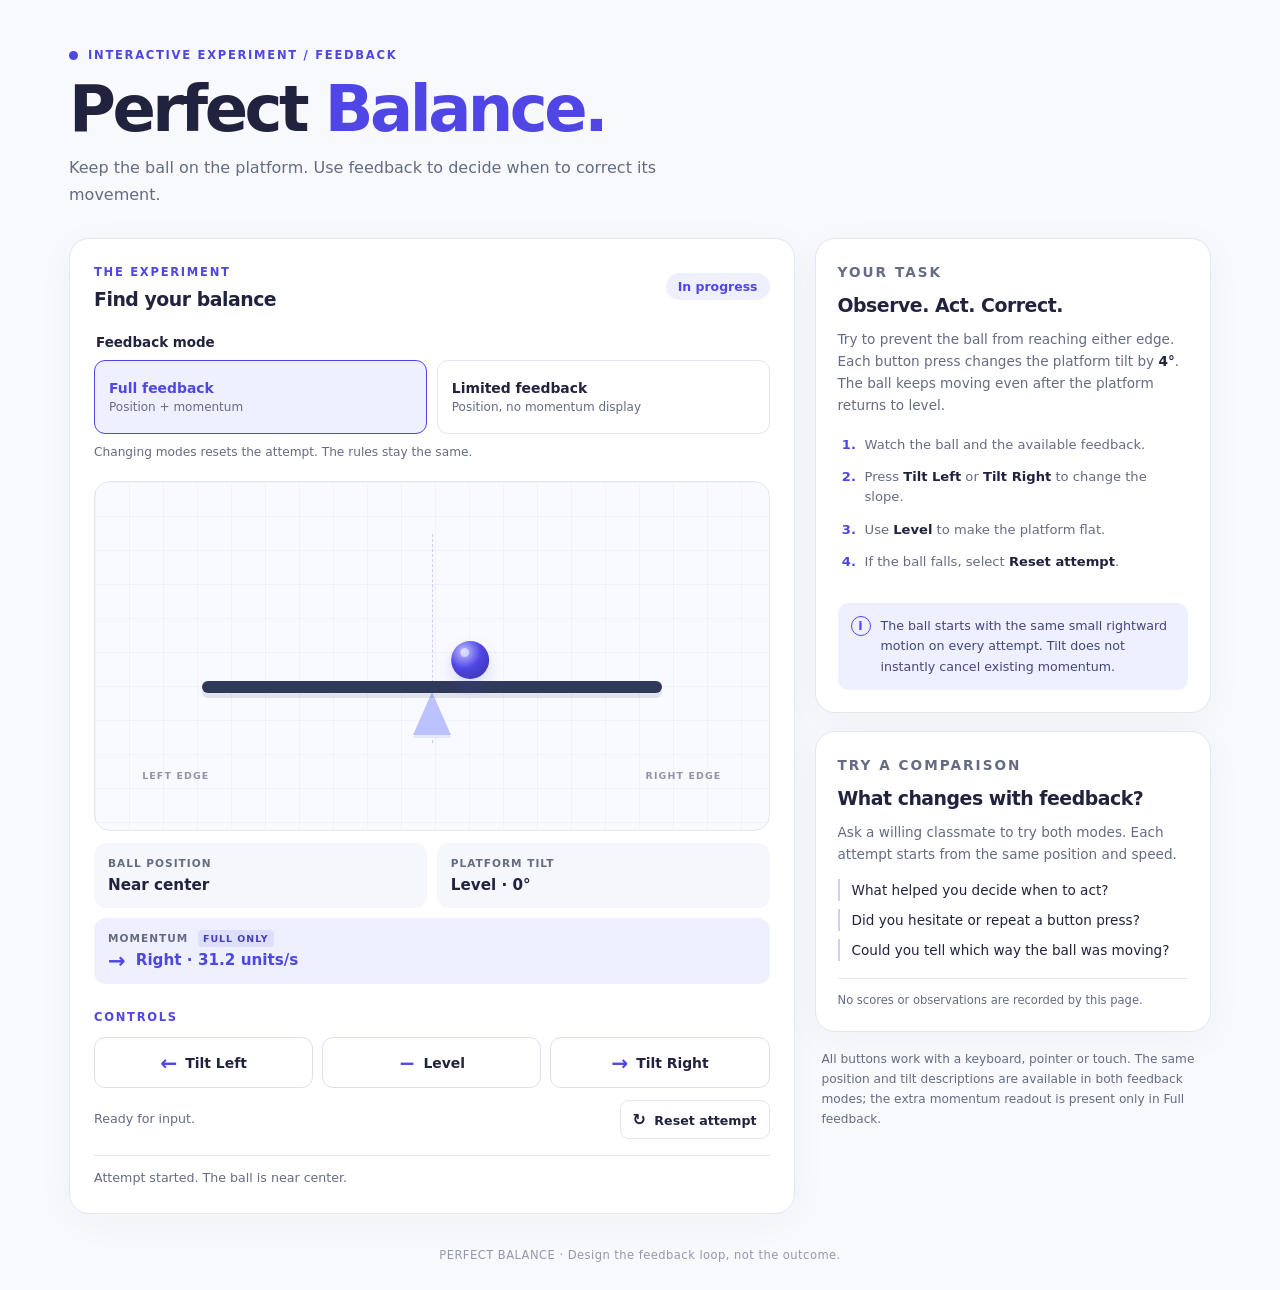
<file: index.html>
<!doctype html>
<html lang="en">
<head>
  <meta charset="UTF-8">
  <meta name="viewport" content="width=device-width, initial-scale=1">
  <meta name="color-scheme" content="light">
  <meta name="description" content="Perfect Balance: an interactive experiment about feedback and hidden momentum.">
  <title>Perfect Balance — Feedback Experiment</title>
  <link rel="stylesheet" href="style.css">
  <script src="script.js" defer></script>
</head>
<body>
  <div class="page-shell">
    <header class="page-header">
      <p class="eyebrow"><span class="eyebrow-dot" aria-hidden="true"></span> INTERACTIVE EXPERIMENT / FEEDBACK</p>
      <h1>Perfect <span>Balance.</span></h1>
      <p class="subtitle">Keep the ball on the platform. Use feedback to decide when to correct its movement.</p>
    </header>

    <main class="main-grid">
      <section class="experiment panel" aria-labelledby="experiment-title">
        <div class="section-header">
          <div>
            <p class="micro-heading">THE EXPERIMENT</p>
            <h2 id="experiment-title">Find your balance</h2>
          </div>
          <span class="status-pill" id="attempt-status">In progress</span>
        </div>

        <fieldset class="mode-switch" id="mode-switch">
          <legend>Feedback mode</legend>
          <div class="mode-options">
            <label class="mode-option">
              <input type="radio" name="feedback-mode" value="full" checked>
              <span class="mode-option-content">
                <strong>Full feedback</strong>
                <small>Position + momentum</small>
              </span>
            </label>
            <label class="mode-option">
              <input type="radio" name="feedback-mode" value="limited">
              <span class="mode-option-content">
                <strong>Limited feedback</strong>
                <small>Position, no momentum display</small>
              </span>
            </label>
          </div>
          <p class="field-note">Changing modes resets the attempt. The rules stay the same.</p>
        </fieldset>

        <div class="stage" id="stage" aria-hidden="true">
          <div class="stage-grid"></div>
          <div class="center-line"></div>
          <span class="stage-label left-label">LEFT EDGE</span>
          <span class="stage-label right-label">RIGHT EDGE</span>
          <div class="fulcrum"></div>
          <div class="platform" id="platform"></div>
          <div class="ball" id="ball"><span class="ball-shine"></span></div>
        </div>

        <div class="readouts" aria-label="Current information">
          <div class="readout">
            <span class="readout-label">BALL POSITION</span>
            <strong id="position-text">Near center</strong>
          </div>
          <div class="readout">
            <span class="readout-label">PLATFORM TILT</span>
            <strong id="tilt-text">Level · 0°</strong>
          </div>
          <div class="readout momentum-readout" id="momentum-readout">
            <span class="readout-label">MOMENTUM <span class="full-tag">FULL ONLY</span></span>
            <div class="momentum-value">
              <span class="momentum-arrow" id="momentum-arrow" aria-hidden="true">→</span>
              <strong id="momentum-text">Right · 35 units/s</strong>
            </div>
          </div>
        </div>

        <div class="control-section">
          <p class="micro-heading">CONTROLS</p>
          <div class="control-buttons" role="group" aria-label="Platform controls">
            <button type="button" id="tilt-left" class="action-button"><span class="button-symbol" aria-hidden="true">←</span> Tilt Left</button>
            <button type="button" id="level" class="action-button"><span class="button-symbol" aria-hidden="true">−</span> Level</button>
            <button type="button" id="tilt-right" class="action-button"><span class="button-symbol" aria-hidden="true">→</span> Tilt Right</button>
          </div>
          <div class="controls-footer">
            <p id="acknowledgement" class="acknowledgement">Ready for input.</p>
            <button type="button" id="reset" class="reset-button"><span aria-hidden="true">↻</span> Reset attempt</button>
          </div>
        </div>

        <div class="outcome" id="outcome" hidden role="alert">
          <strong id="outcome-title">The ball fell off the platform.</strong>
          <p>That attempt has ended. Press Reset attempt to try again.</p>
        </div>

        <p class="live-message" id="live-message" role="status" aria-live="polite" aria-atomic="true">Attempt started. The ball is near center.</p>
      </section>

      <aside class="sidebar" aria-label="Experiment guide">
        <section class="panel guide-panel">
          <p class="micro-heading">YOUR TASK</p>
          <h2>Observe. Act. Correct.</h2>
          <p>Try to prevent the ball from reaching either edge. Each button press changes the platform tilt by <strong>4°</strong>. The ball keeps moving even after the platform returns to level.</p>
          <ol class="guide-steps">
            <li>Watch the ball and the available feedback.</li>
            <li>Press <strong>Tilt Left</strong> or <strong>Tilt Right</strong> to change the slope.</li>
            <li>Use <strong>Level</strong> to make the platform flat.</li>
            <li>If the ball falls, select <strong>Reset attempt</strong>.</li>
          </ol>
          <div class="tip"><span class="tip-symbol" aria-hidden="true">i</span><p>The ball starts with the same small rightward motion on every attempt. Tilt does not instantly cancel existing momentum.</p></div>
        </section>
        <section class="panel compare-panel">
          <p class="micro-heading">TRY A COMPARISON</p>
          <h2>What changes with feedback?</h2>
          <p>Ask a willing classmate to try both modes. Each attempt starts from the same position and speed.</p>
          <p class="compare-question">What helped you decide when to act?</p>
          <p class="compare-question">Did you hesitate or repeat a button press?</p>
          <p class="compare-question">Could you tell which way the ball was moving?</p>
          <p class="privacy-note">No scores or observations are recorded by this page.</p>
        </section>
        <p class="access-note">All buttons work with a keyboard, pointer or touch. The same position and tilt descriptions are available in both feedback modes; the extra momentum readout is present only in Full feedback.</p>
      </aside>
    </main>
    <footer class="page-footer">PERFECT BALANCE <span aria-hidden="true">·</span> Design the feedback loop, not the outcome.</footer>
  </div>
</body>
</html>
</file>
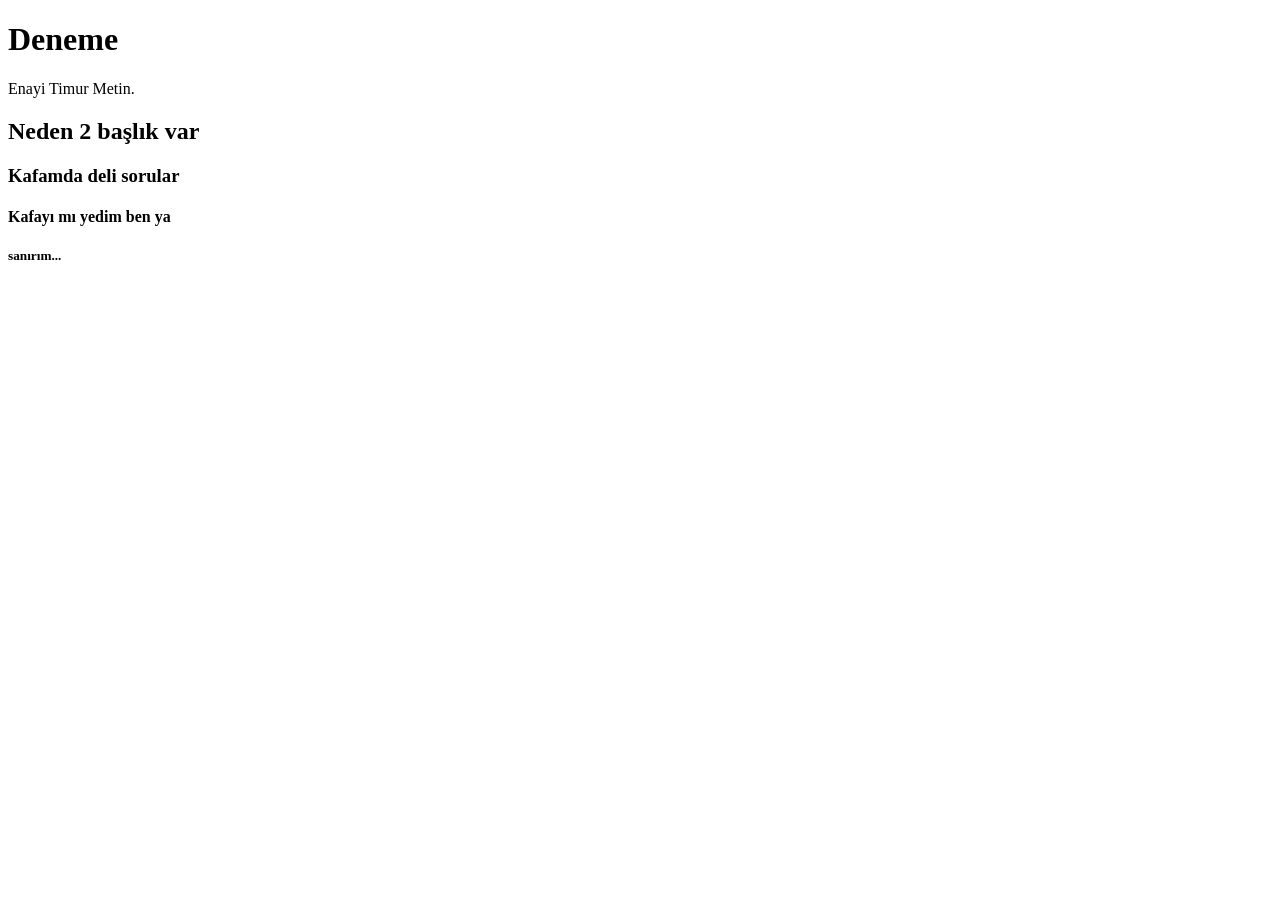
<file: NMED3203/index.html>
<!DOCTYPE html>
<html>
<body>

<h1>Deneme</h1>

<p>Enayi Timur Metin.</p>

<h2>Neden 2 başlık var</h2>
<h3>Kafamda deli sorular</h3>
<h4>Kafayı mı yedim ben ya</h4>
<h5>sanırım...</h5>


</body>
</html>
</file>
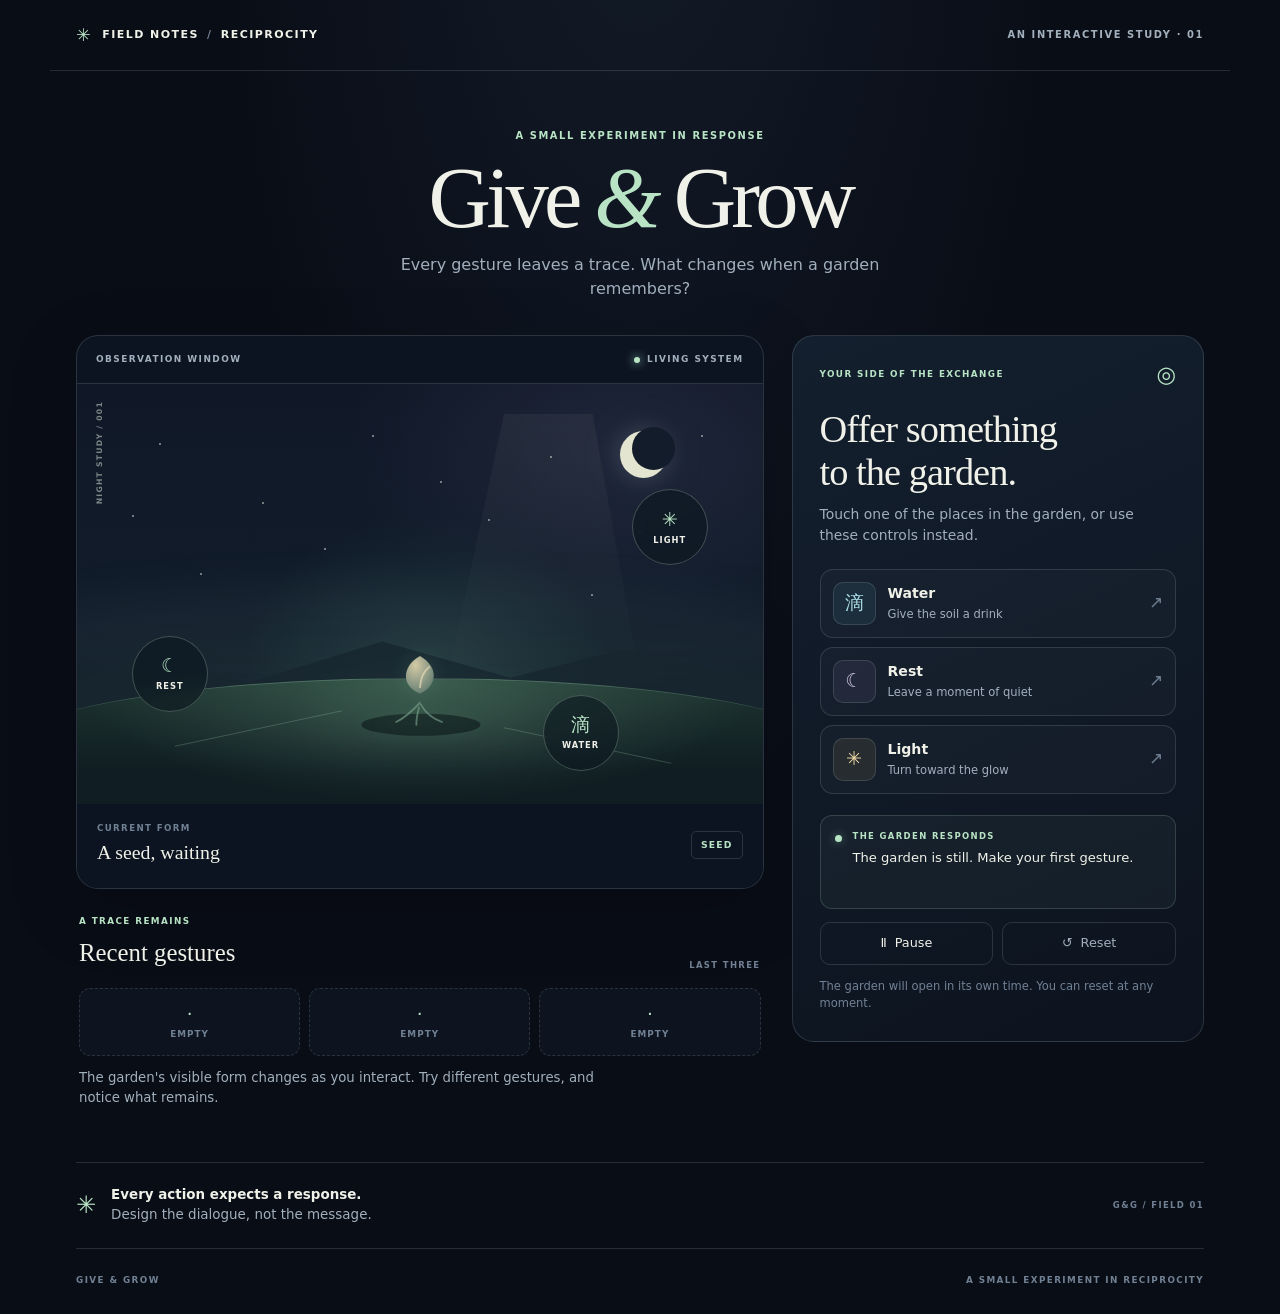
<file: reciprocity/index.html>
<!doctype html>
<html lang="en">
<head>
  <meta charset="utf-8">
  <meta name="viewport" content="width=device-width, initial-scale=1">
  <meta name="theme-color" content="#090d16">
  <title>Give &amp; Grow — A Garden That Remembers</title>
  <link rel="stylesheet" href="style.css">
  <script src="script.js" defer></script>
</head>
<body>
  <a class="skip-link" href="#main-content">Skip to experience</a>

  <header class="site-header">
    <a class="wordmark" href="#top" aria-label="Give and Grow home">
      <span class="wordmark-mark" aria-hidden="true">✳</span>
      <span>FIELD NOTES <span class="wordmark-divider">/</span> RECIPROCITY</span>
    </a>
    <span class="edition-label">AN INTERACTIVE STUDY · 01</span>
  </header>

  <main id="main-content">
    <section class="intro" id="top" aria-labelledby="page-title">
      <p class="eyebrow">A SMALL EXPERIMENT IN RESPONSE</p>
      <h1 id="page-title">Give <span class="title-amp">&amp;</span> Grow</h1>
      <p class="intro-copy">Every gesture leaves a trace. What changes when a garden remembers?</p>
    </section>

    <section class="experience-layout" aria-label="Interactive garden experience">
      <div class="garden-column">
        <div class="garden-frame">
          <div class="frame-topline">
            <span>OBSERVATION WINDOW</span>
            <span class="live-mark"><span aria-hidden="true"></span> LIVING SYSTEM</span>
          </div>

          <div class="garden-scene" id="gardenScene" data-stage="0" data-last-action="none" aria-label="Interactive night garden">
            <!-- Dekoratif gökyüzü katmanı; anlamlı etkileşimler gerçek düğmelerdir. -->
            <div class="starfield" aria-hidden="true">
              <i class="star star-1"></i><i class="star star-2"></i><i class="star star-3"></i>
              <i class="star star-4"></i><i class="star star-5"></i><i class="star star-6"></i>
              <i class="star star-7"></i><i class="star star-8"></i><i class="star star-9"></i>
              <i class="star star-10"></i><i class="star star-11"></i><i class="star star-12"></i>
            </div>
            <div class="moon" aria-hidden="true"></div>
            <div class="light-beam" aria-hidden="true"></div>
            <div class="mist mist-back" aria-hidden="true"></div>
            <div class="mist mist-front" aria-hidden="true"></div>
            <div class="distant-hills" aria-hidden="true"></div>
            <div class="soil-glow" aria-hidden="true"></div>
            <div class="ground" aria-hidden="true"></div>
            <div class="ground-line ground-line-one" aria-hidden="true"></div>
            <div class="ground-line ground-line-two" aria-hidden="true"></div>
            <div class="rest-ripple" aria-hidden="true"></div>

            <!-- Bitki, dış görsel dosyası kullanmadan SVG ile çizildi. -->
            <svg class="plant-art" viewBox="0 0 360 360" role="img" aria-labelledby="plant-title plant-desc">
              <title id="plant-title">The garden's plant</title>
              <desc id="plant-desc">A seed, sprout, leaves, bud, or open flower that changes after each gesture.</desc>
              <defs>
                <linearGradient id="stemGradient" x1="0" y1="1" x2="0.7" y2="0">
                  <stop offset="0" stop-color="#607b73" />
                  <stop offset="1" stop-color="#b7e8c8" />
                </linearGradient>
                <radialGradient id="seedGradient" cx="35%" cy="25%" r="80%">
                  <stop offset="0" stop-color="#d3c9a5" />
                  <stop offset="1" stop-color="#637d72" />
                </radialGradient>
                <radialGradient id="budGradient" cx="35%" cy="25%" r="75%">
                  <stop offset="0" stop-color="#f7e8c5" />
                  <stop offset="0.55" stop-color="#d8bce4" />
                  <stop offset="1" stop-color="#8b91c5" />
                </radialGradient>
                <linearGradient id="leafGradient" x1="0" y1="1" x2="1" y2="0">
                  <stop offset="0" stop-color="#456e62" />
                  <stop offset="1" stop-color="#b5dfba" />
                </linearGradient>
              </defs>
              <ellipse class="plant-shadow" cx="181" cy="291" rx="65" ry="12" />
              <g class="root-lines" fill="none" stroke="#779e89" stroke-linecap="round" stroke-width="2">
                <path d="M180 267 Q166 282 154 288" />
                <path d="M181 269 Q188 282 204 288" />
                <path d="M179 272 Q176 283 176 291" />
              </g>
              <g class="seed-shape">
                <path d="M180 257 C159 249 160 227 180 216 C201 228 199 249 180 257Z" fill="url(#seedGradient)" />
                <path d="M180 250 Q181 235 190 228" fill="none" stroke="#e2d7b2" stroke-linecap="round" stroke-width="2" opacity=".75" />
              </g>
              <g class="stem-group" fill="none" stroke="url(#stemGradient)" stroke-linecap="round" stroke-linejoin="round">
                <path class="stem" d="M180 270 C176 238 190 208 183 176 C180 159 181 142 183 122" stroke-width="6" />
                <path class="stem-vein" d="M182 229 Q166 214 157 199 M183 191 Q202 176 210 162" stroke-width="2" opacity=".8" />
              </g>
              <g class="leaf-group leaf-left">
                <path d="M179 223 C151 227 131 213 126 188 C151 188 173 200 179 223Z" fill="url(#leafGradient)" />
                <path d="M133 193 Q155 203 174 219" fill="none" stroke="#d0f1d0" stroke-width="1.7" opacity=".8" />
              </g>
              <g class="leaf-group leaf-right">
                <path d="M184 190 C205 191 226 178 231 155 C208 157 190 170 184 190Z" fill="url(#leafGradient)" />
                <path d="M225 161 Q204 173 188 187" fill="none" stroke="#d0f1d0" stroke-width="1.7" opacity=".8" />
              </g>
              <g class="bud-group">
                <path d="M183 132 Q168 122 169 107 Q180 111 183 119 Q189 105 201 104 Q201 123 183 132Z" fill="#90bd9c" />
                <ellipse cx="184" cy="101" rx="14" ry="21" fill="url(#budGradient)" />
                <path d="M183 116 Q182 103 187 88" fill="none" stroke="#fff0d8" stroke-width="1.5" opacity=".8" />
              </g>
              <g class="flower-petals">
                <ellipse cx="183" cy="84" rx="12" ry="25" transform="rotate(0 183 105)" />
                <ellipse cx="183" cy="84" rx="12" ry="25" transform="rotate(60 183 105)" />
                <ellipse cx="183" cy="84" rx="12" ry="25" transform="rotate(120 183 105)" />
                <ellipse cx="183" cy="84" rx="12" ry="25" transform="rotate(180 183 105)" />
                <ellipse cx="183" cy="84" rx="12" ry="25" transform="rotate(240 183 105)" />
                <ellipse cx="183" cy="84" rx="12" ry="25" transform="rotate(300 183 105)" />
                <circle cx="183" cy="105" r="10" class="flower-center" />
                <circle cx="180" cy="102" r="2" class="flower-seed" />
                <circle cx="187" cy="107" r="1.8" class="flower-seed" />
              </g>
            </svg>

            <!-- Bahçe bölgeleri tıklanabilir düğmelerdir; klavyeyle de kullanılabilir. -->
            <button class="hotspot hotspot-rest" type="button" data-action="rest" aria-label="Give the garden a moment of rest">
              <span class="hotspot-symbol" aria-hidden="true">☾</span>
              <span class="hotspot-label">REST</span>
            </button>
            <button class="hotspot hotspot-light" type="button" data-action="light" aria-label="Turn the garden toward the light">
              <span class="hotspot-symbol" aria-hidden="true">✳</span>
              <span class="hotspot-label">LIGHT</span>
            </button>
            <button class="hotspot hotspot-water" type="button" data-action="water" aria-label="Water the garden soil">
              <span class="hotspot-symbol" aria-hidden="true">滴</span>
              <span class="hotspot-label">WATER</span>
            </button>
            <div class="scene-coordinate" aria-hidden="true">NIGHT STUDY / 001</div>
          </div>

          <div class="garden-caption">
            <div>
              <p class="caption-kicker">CURRENT FORM</p>
              <p class="current-state" id="stateTitle">A seed, waiting</p>
            </div>
            <span class="stage-tag" id="stageLabel">SEED</span>
          </div>
        </div>

        <section class="memory-panel" aria-labelledby="memory-title">
          <div class="section-heading-row">
            <div>
              <p class="eyebrow">A TRACE REMAINS</p>
              <h2 id="memory-title">Recent gestures</h2>
            </div>
            <span class="memory-note">LAST THREE</span>
          </div>
          <div class="history-trail" id="historyTrail" aria-label="No gestures yet">
            <div class="history-slot is-empty"><span class="history-symbol" aria-hidden="true">·</span><span class="history-word">EMPTY</span></div>
            <div class="history-slot is-empty"><span class="history-symbol" aria-hidden="true">·</span><span class="history-word">EMPTY</span></div>
            <div class="history-slot is-empty"><span class="history-symbol" aria-hidden="true">·</span><span class="history-word">EMPTY</span></div>
          </div>
          <p class="memory-caption">The garden's visible form changes as you interact. Try different gestures, and notice what remains.</p>
        </section>
      </div>

      <aside class="control-panel" aria-labelledby="gesture-title">
        <div class="panel-topline">
          <span class="eyebrow">YOUR SIDE OF THE EXCHANGE</span>
          <span class="tiny-orbit" aria-hidden="true">◎</span>
        </div>
        <h2 id="gesture-title">Offer something<br>to the garden.</h2>
        <p class="panel-description">Touch one of the places in the garden, or use these controls instead.</p>

        <div class="action-list" aria-label="Garden actions">
          <button class="action-button" type="button" data-action="water">
            <span class="action-icon action-icon-water" aria-hidden="true">滴</span>
            <span class="action-text"><strong>Water</strong><small>Give the soil a drink</small></span>
            <span class="action-arrow" aria-hidden="true">↗</span>
          </button>
          <button class="action-button" type="button" data-action="rest">
            <span class="action-icon action-icon-rest" aria-hidden="true">☾</span>
            <span class="action-text"><strong>Rest</strong><small>Leave a moment of quiet</small></span>
            <span class="action-arrow" aria-hidden="true">↗</span>
          </button>
          <button class="action-button" type="button" data-action="light">
            <span class="action-icon action-icon-light" aria-hidden="true">✳</span>
            <span class="action-text"><strong>Light</strong><small>Turn toward the glow</small></span>
            <span class="action-arrow" aria-hidden="true">↗</span>
          </button>
        </div>

        <div class="response-card" aria-live="polite" aria-atomic="true">
          <span class="response-dot" aria-hidden="true"></span>
          <div>
            <p class="response-label">THE GARDEN RESPONDS</p>
            <p id="feedbackText">The garden is still. Make your first gesture.</p>
          </div>
        </div>

        <div class="control-row">
          <button class="utility-button" type="button" id="pauseButton" aria-pressed="false">
            <span id="pauseIcon" aria-hidden="true">Ⅱ</span> <span id="pauseLabel">Pause</span>
          </button>
          <button class="utility-button reset-button" type="button" id="resetButton">
            <span aria-hidden="true">↺</span> Reset
          </button>
        </div>
        <p class="control-hint" id="controlHint">The garden will open in its own time. You can reset at any moment.</p>
      </aside>
    </section>

    <section class="closing-note" aria-label="About the experience">
      <span class="closing-star" aria-hidden="true">✳</span>
      <p><strong>Every action expects a response.</strong><br>Design the dialogue, not the message.</p>
      <span class="closing-index">G&amp;G / FIELD 01</span>
    </section>
  </main>

  <footer class="site-footer">
    <span>GIVE &amp; GROW</span>
    <span>A SMALL EXPERIMENT IN RECIPROCITY</span>
  </footer>
</body>
</html>
</file>
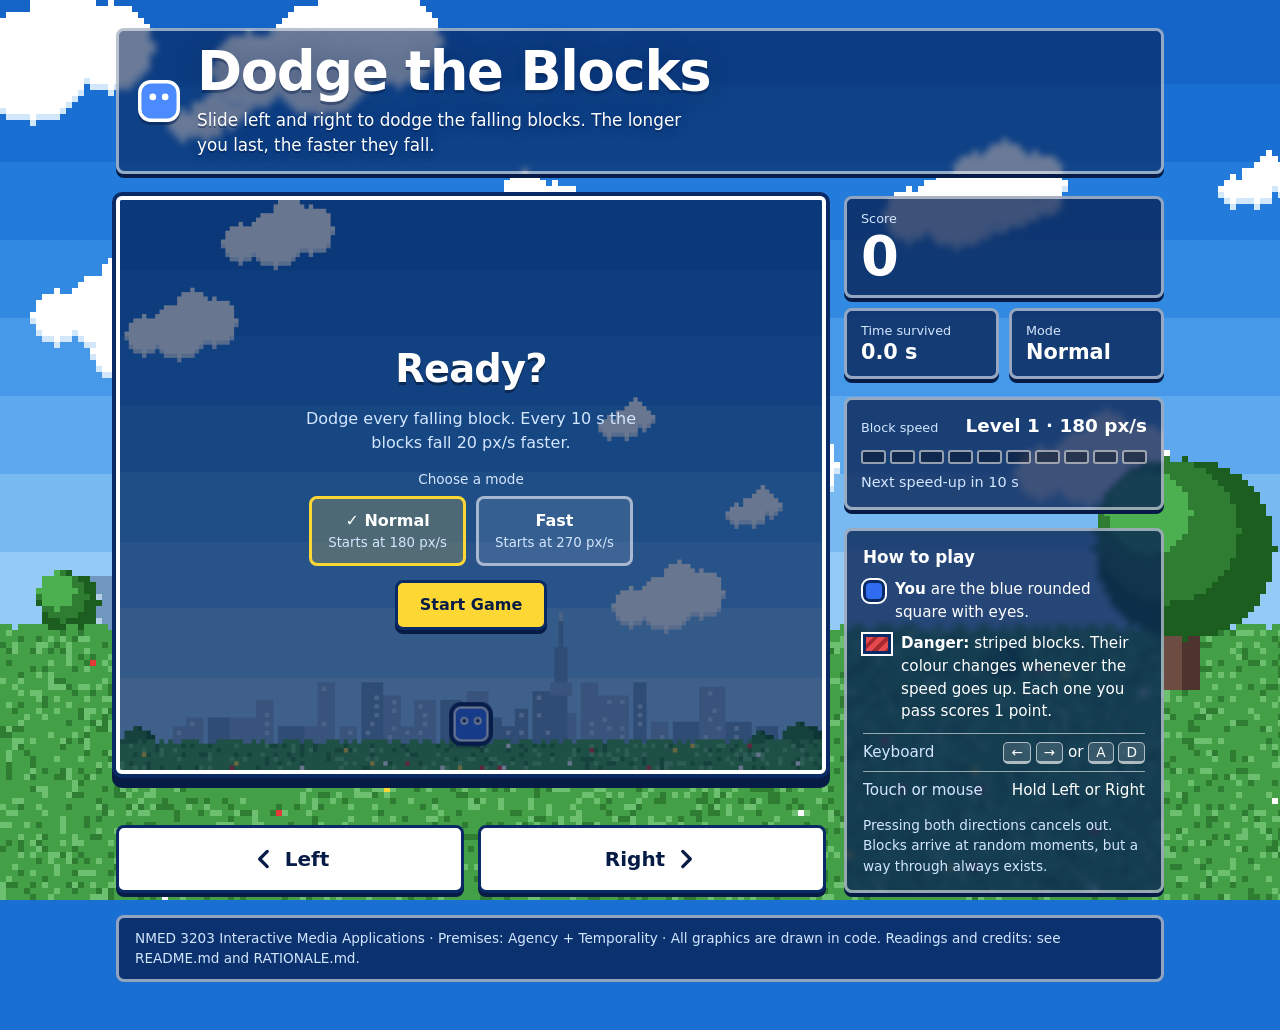
<file: NMED3203/dodge_the_blocks/index.html>
<!doctype html>
<html lang="en">
<head>
  <meta charset="utf-8">
  <meta name="viewport" content="width=device-width, initial-scale=1">
  <title>Dodge the Blocks</title>
  <meta name="description" content="A small arcade game about Agency and Temporality: dodge falling blocks that get faster the longer you survive.">
  <meta name="theme-color" content="#1a70d2">
  <link rel="icon" href="data:image/svg+xml,%3Csvg xmlns='http://www.w3.org/2000/svg' viewBox='0 0 32 32'%3E%3Crect width='32' height='32' rx='8' fill='%234b8bff'/%3E%3C/svg%3E">
  <link rel="stylesheet" href="./styles.css">
</head>
<body>
  <canvas id="backdrop" aria-hidden="true"></canvas>
  <div class="shell">
    <header class="masthead">
      <svg class="logo" viewBox="0 0 32 32" width="44" height="44" aria-hidden="true" focusable="false">
        <rect x="2" y="2" width="28" height="28" rx="8" fill="#4b8bff" stroke="#fff" stroke-width="2.5"/>
        <circle cx="11.5" cy="13" r="2.4" fill="#fff"/>
        <circle cx="20.5" cy="13" r="2.4" fill="#fff"/>
      </svg>
      <div>
        <h1>Dodge the Blocks</h1>
        <p class="tagline">Slide left and right to dodge the falling blocks. The longer you last, the faster they fall.</p>
      </div>
    </header>

    <div class="layout">
      <!-- Score, time and mode -->
      <section class="hud" aria-label="Game status">
        <div class="stat stat-score">
          <span class="stat-label">Score</span>
          <span class="stat-value" id="score">0</span>
        </div>
        <div class="stat">
          <span class="stat-label">Time survived</span>
          <span class="stat-value" id="time">0.0 s</span>
        </div>
        <div class="stat">
          <span class="stat-label">Mode</span>
          <span class="stat-value" id="mode">Normal</span>
        </div>
      </section>

      <!-- Game area -->
      <div class="stage">
        <canvas id="game" tabindex="0" role="img"
          aria-label="Game area. A blue rounded square at the bottom must dodge striped red blocks falling from the top."></canvas>

        <p class="message" id="message" role="status" aria-live="polite"></p>

        <div class="overlay" id="start-screen">
          <h2>Ready?</h2>
          <p>Dodge every falling block. <span id="rule-text"></span></p>
          <fieldset class="modes">
            <legend>Choose a mode</legend>
            <label class="mode-option">
              <input type="radio" name="mode" value="normal" checked>
              <span><strong>Normal</strong><small id="normal-speed"></small></span>
            </label>
            <label class="mode-option">
              <input type="radio" name="mode" value="fast">
              <span><strong>Fast</strong><small id="fast-speed"></small></span>
            </label>
          </fieldset>
          <button type="button" class="btn btn-primary" id="start-button">Start Game</button>
        </div>

        <div class="overlay" id="gameover-screen" hidden>
          <h2>Game Over</h2>
          <p class="final" id="final-text"></p>
          <div class="overlay-actions">
            <button type="button" class="btn btn-primary" id="restart-button">Restart</button>
            <button type="button" class="btn" id="menu-button">Change mode</button>
          </div>
        </div>
      </div>

      <!-- Speed gauge: the visual centre of the Temporality premise -->
      <section class="gauge" aria-label="Block speed">
        <div class="gauge-head">
          <span class="gauge-title">Block speed</span>
          <span class="gauge-value" id="speed">Level 1 · 180 px/s</span>
        </div>
        <div class="gauge-track" id="speed-gauge" aria-hidden="true"></div>
        <p class="gauge-note" id="next-speedup">Next speed-up in 10 s</p>
      </section>

      <!-- On-screen controls -->
      <section class="controls" aria-label="On-screen controls">
        <button type="button" class="btn control" id="left-button" aria-label="Move left (hold)">
          <svg viewBox="0 0 24 24" width="26" height="26" aria-hidden="true" focusable="false"><path d="M15 5l-7 7 7 7" fill="none" stroke="currentColor" stroke-width="3" stroke-linecap="round" stroke-linejoin="round"/></svg>
          <span>Left</span>
        </button>
        <button type="button" class="btn control" id="right-button" aria-label="Move right (hold)">
          <span>Right</span>
          <svg viewBox="0 0 24 24" width="26" height="26" aria-hidden="true" focusable="false"><path d="M9 5l7 7-7 7" fill="none" stroke="currentColor" stroke-width="3" stroke-linecap="round" stroke-linejoin="round"/></svg>
        </button>
      </section>

      <!-- How to play + legend -->
      <section class="howto" aria-label="How to play">
        <h2>How to play</h2>
        <ul class="legend" aria-label="Legend">
          <li><span class="swatch swatch-player" aria-hidden="true"></span><span><strong>You</strong> are the blue rounded square with eyes.</span></li>
          <li><span class="swatch swatch-block" aria-hidden="true"></span><span><strong>Danger:</strong> striped blocks. Their colour changes whenever the speed goes up. Each one you pass scores 1 point.</span></li>
        </ul>
        <p class="keys">
          <span class="keys-label">Keyboard</span>
          <span><kbd>&larr;</kbd> <kbd>&rarr;</kbd> or <kbd>A</kbd> <kbd>D</kbd></span>
        </p>
        <p class="keys">
          <span class="keys-label">Touch or mouse</span>
          <span>Hold Left or Right</span>
        </p>
        <p class="fine">Pressing both directions cancels out. Blocks arrive at random moments, but a way through always exists.</p>
      </section>
    </div>

    <footer class="credits">
      <p>NMED 3203 Interactive Media Applications · Premises: Agency + Temporality · All graphics are drawn in code. Readings and credits: see README.md and RATIONALE.md.</p>
    </footer>
  </div>

  <script type="module" src="./src/main.js"></script>
</body>
</html>
</file>
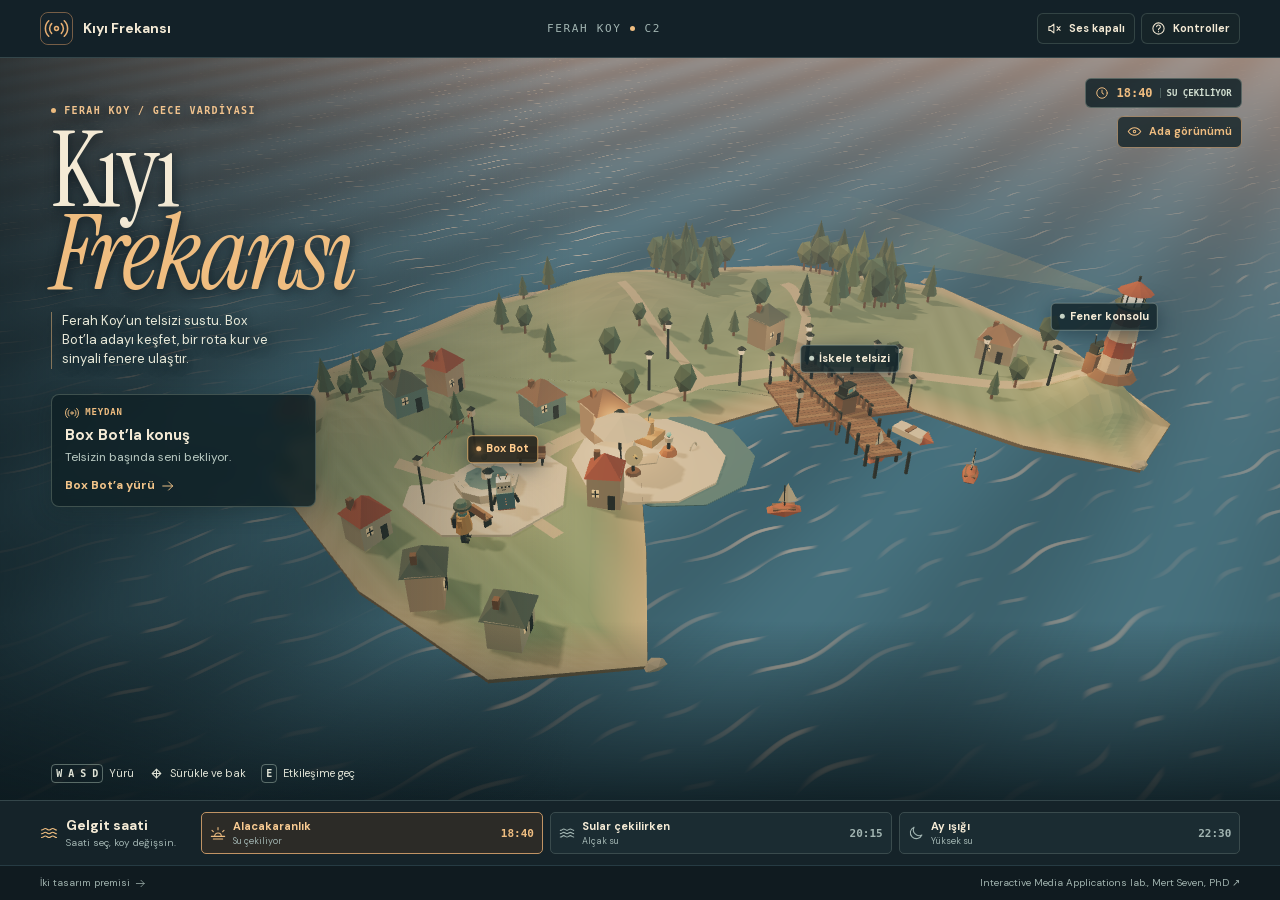
<file: NMED3203/kiyi-frekansi-3d/index.html>
<!doctype html>
<html lang="tr">
<head>
  <meta charset="utf-8">
  <meta name="viewport" content="width=device-width, initial-scale=1">
  <meta name="theme-color" content="#101a20">
  <meta name="description" content="Box Bot’la Ferah Koy’u keşfet. Bir rota kur, gelgiti bekle ve kayıp sinyali fenere ulaştır.">
  <title>Kıyı Frekansı</title>
  <link rel="icon" href="assets/radio.svg" type="image/svg+xml">
  <link rel="stylesheet" href="coast.css">
  <script src="assets/three.min.js" defer></script>
  <script src="assets/world.js" defer></script>
  <script src="island.js" defer></script>
  <script src="walk.js" defer></script>
  <script src="mission.js" defer></script>
</head>
<body>
  <header class="mast">
    <a class="brand" href="./"><img width="33" height="33" src="assets/radio.svg" alt=""> Kıyı Frekansı</a>
    <span class="mast-region">FERAH KOY <i></i> C2</span>
    <nav aria-label="Oyun ayarları">
      <button id="sound" type="button" aria-label="Ses efektleri" aria-pressed="false"><span id="sound-icon"></span><span class="utility-label" id="sound-label">Ses kapalı</span></button>
      <button id="help" type="button"><span data-icon="help"></span><span>Kontroller</span></button>
    </nav>
  </header>

  <main>
    <section class="stage" aria-label="Ferah Koy 3D oyun alanı">
      <canvas id="world" tabindex="0" aria-label="Ferah Koy 3D sahnesi. Yürümek için WASD veya ok tuşlarını kullan. Kamerayı çevirmek için sürükle."></canvas>
      <div class="vignette" aria-hidden="true"></div>
      <div class="world-labels" id="world-labels" aria-label="Adadaki etkileşim noktaları"></div>
      <div class="left-hud">
        <div class="cover" id="cover">
          <p class="eyebrow"><span></span> FERAH KOY / GECE VARDİYASI</p>
          <h1>Kıyı<br><em>Frekansı</em></h1>
          <p>Ferah Koy’un telsizi sustu. Box Bot’la adayı keşfet, bir rota kur ve sinyali fenere ulaştır.</p>
        </div>
        <section class="objective" aria-label="Şu anki görev">
          <div class="objective-meta"><span data-icon="signal"></span><span id="objective-meta">MEYDAN</span></div>
          <strong id="objective-title">Box Bot’la konuş</strong>
          <p id="objective-detail">Telsizin başında seni bekliyor.</p>
          <button id="walk-target" class="go" type="button">Box Bot’a yürü <span data-icon="arrow"></span></button>
        </section>
      </div>
      <div class="top-right-hud">
        <div class="time-readout"><span data-icon="clock"></span><time id="clock">18:40</time><span id="water-level">SU ÇEKİLİYOR</span></div>
        <button type="button" id="overview" class="view-switch" aria-pressed="true"><span data-icon="eye"></span><span> Ada görünümü</span></button>
      </div>

      <div class="action-hud">
        <div class="toast" id="notice" role="status" aria-live="polite"></div>
        <button type="button" id="interact" class="interact" hidden><kbd>E</kbd><span id="interact-label">İncele</span></button>
      </div>

      <div class="dpad" id="dpad" aria-label="Dokunmatik hareket">
        <button data-move="up" type="button" aria-label="İleri">↑</button>
        <button data-move="left" type="button" aria-label="Sola">←</button>
        <button data-move="down" type="button" aria-label="Geri">↓</button>
        <button data-move="right" type="button" aria-label="Sağa">→</button>
      </div>

      <div class="controls" aria-label="Hareket ve kamera">
        <span><kbd>W A S D</kbd> Yürü</span>
        <span><span data-icon="drag"></span> Sürükle ve bak</span>
        <span><kbd>E</kbd> Etkileşime geç</span>
      </div>

      <div class="error" id="webgl-error" role="alert" hidden>3D sahne başlatılamadı. Donanım hızlandırması açık bir tarayıcıda tekrar aç.</div>
    </section>

    <section class="tide-bar" aria-label="Gelgit saati">
      <div class="tide-title"><span data-icon="waves"></span><div><strong>Gelgit saati</strong><small>Saati seç, koy değişsin.</small></div></div>
      <div id="phases" role="group" aria-label="Gelgit evresini seç"></div>
    </section>
  </main>

  <footer>
    <button type="button" id="premises">İki tasarım premisi <span data-icon="arrow"></span></button>
    <a href="https://mertseven.com/ima/lab/index.html#home" target="_blank" rel="noopener noreferrer">Interactive Media Applications lab., Mert Seven, PhD ↗</a>
  </footer>

  <dialog id="panel" aria-labelledby="panel-title">
    <header><span class="eyebrow"><span></span><span id="panel-place">FERAH KOY</span></span><button id="close-panel" type="button" aria-label="Kapat" autofocus><span data-icon="close"></span></button></header>
    <h2 id="panel-title"></h2>
    <div id="panel-body"></div>
    <div id="panel-feedback" role="status"></div>
    <div id="panel-actions"></div>
  </dialog>
  <noscript>Ferah Koy’u keşfetmek için tarayıcında JavaScript’i etkinleştir.</noscript>
</body>
</html>
</file>
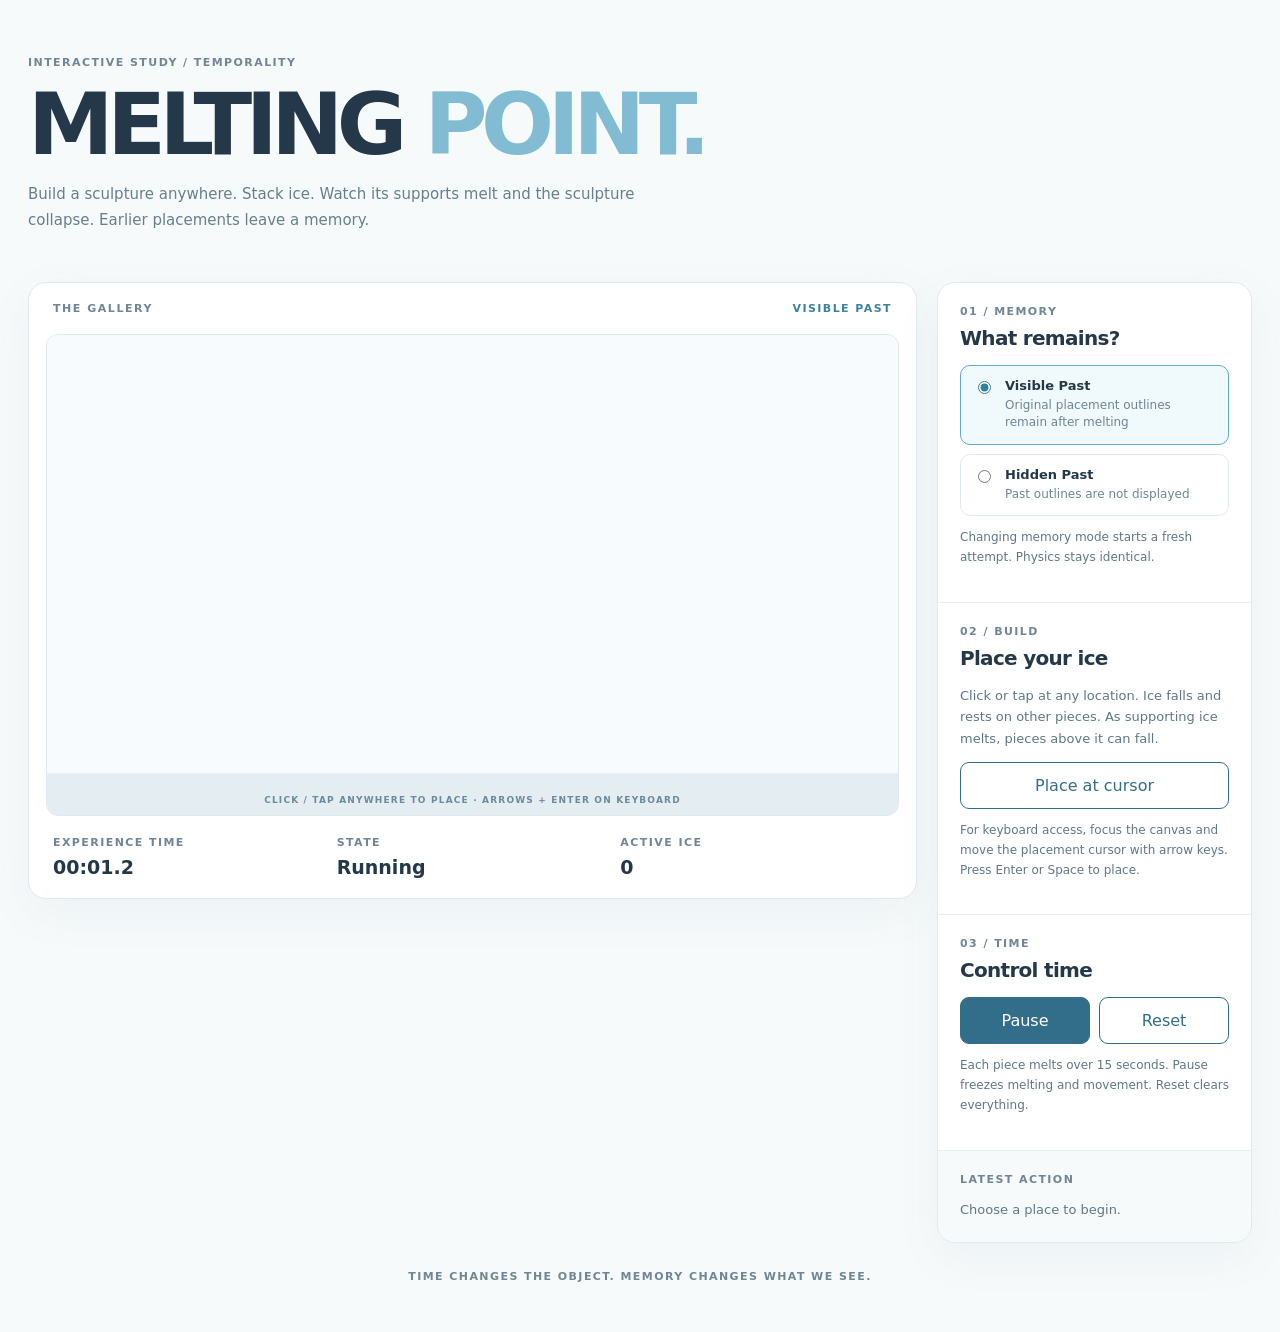
<file: NMED3203/melting_point_freeform/index.html>
<!doctype html>
<html lang="en"><head><meta charset="utf-8"><meta name="viewport" content="width=device-width, initial-scale=1"><title>Melting Point — Sculpt with time</title><link rel="stylesheet" href="style.css"><script src="script.js" defer></script></head>
<body><main class="shell"><header><div class="eyebrow">INTERACTIVE STUDY / TEMPORALITY</div><h1>MELTING <em>POINT.</em></h1><p>Build a sculpture anywhere. Stack ice. Watch its supports melt and the sculpture collapse. Earlier placements leave a memory.</p></header>
<div class="layout"><section class="gallery" aria-labelledby="gallery-heading"><div class="gallery-head"><h2 id="gallery-heading">THE GALLERY</h2><span id="mode-caption">VISIBLE PAST</span></div><div class="canvas-wrap"><canvas id="scene" tabindex="0" aria-label="Interactive sculpture canvas. Click or tap to place ice. Keyboard: arrow keys move the placement cursor, Enter or Space places ice."></canvas><div class="canvas-hint">CLICK / TAP ANYWHERE TO PLACE · ARROWS + ENTER ON KEYBOARD</div></div><div class="status-grid"><div><small>EXPERIENCE TIME</small><output id="clock">00:00.0</output></div><div><small>STATE</small><strong id="run-state">Running</strong></div><div><small>ACTIVE ICE</small><strong id="active-count">0</strong></div></div></section>
<aside class="controls"><section><div class="section-label">01 / MEMORY</div><h2>What remains?</h2><label class="option"><input type="radio" name="memory" value="visible" checked><span><b>Visible Past</b><small>Original placement outlines remain after melting</small></span></label><label class="option"><input type="radio" name="memory" value="hidden"><span><b>Hidden Past</b><small>Past outlines are not displayed</small></span></label><p class="note">Changing memory mode starts a fresh attempt. Physics stays identical.</p></section><section><div class="section-label">02 / BUILD</div><h2>Place your ice</h2><p>Click or tap at any location. Ice falls and rests on other pieces. As supporting ice melts, pieces above it can fall.</p><button id="place-button" class="secondary">Place at cursor</button><p class="note">For keyboard access, focus the canvas and move the placement cursor with arrow keys. Press Enter or Space to place.</p></section><section><div class="section-label">03 / TIME</div><h2>Control time</h2><div class="actions"><button id="pause-button">Pause</button><button id="reset-button" class="secondary">Reset</button></div><p class="note">Each piece melts over 15 seconds. Pause freezes melting and movement. Reset clears everything.</p></section><section class="event-panel"><div class="section-label">LATEST ACTION</div><p id="activity">Choose a place to begin.</p><div id="announcement" class="sr-only" aria-live="polite" aria-atomic="true"></div></section></aside></div><footer>TIME CHANGES THE OBJECT. MEMORY CHANGES WHAT WE SEE.</footer></main></body></html>
</file>
<file: style.css>
:root {
  --accent: #4f46e5;
  --accent-soft: #eef0ff;
  --ink: #21233e;
  --muted: #656b82;
  --line: #e4e6f0;
  --surface: #ffffff;
  --background: #f8f9fd;
  --danger: #9f2444;
  --platform-color: #31395b;
  --ball-color: #4f46e5;
  --ball-highlight: #c1bfff;
  --platform-width: 460px;
  --platform-thickness: 12px;
  --ball-size: 38px;
  --stage-height: 350px;
  --stage-center-y: 59%;
  --tilt: 0deg;
  --ball-x: 0px;
  --ball-y: -27px;
}

* { box-sizing: border-box; }
[hidden] { display: none !important; }
html { font-family: Inter, ui-sans-serif, system-ui, -apple-system, BlinkMacSystemFont, "Segoe UI", sans-serif; }
body { margin: 0; background: var(--background); color: var(--ink); }
button, input { font: inherit; }
button { cursor: pointer; touch-action: manipulation; }
button:disabled { cursor: not-allowed; opacity: .48; }
button:focus-visible, input:focus-visible + .mode-option-content { outline: 3px solid var(--accent); outline-offset: 3px; }
.page-shell { max-width: 1190px; padding: 46px 24px 28px; margin: auto; }
.page-header { margin: 0 0 30px; }
.eyebrow, .micro-heading { color: var(--accent); font-size: .72rem; letter-spacing: .15em; font-weight: 750; margin: 0 0 11px; }
.eyebrow { display: flex; align-items: center; gap: 10px; }
.eyebrow-dot { width: 9px; height: 9px; border-radius: 50%; background: var(--accent); }
h1 { font-size: clamp(2.45rem, 5vw, 4rem); letter-spacing: -.055em; line-height: 1.06; margin: 0 0 12px; font-weight: 810; }
h1 span { color: var(--accent); }
.subtitle { color: var(--muted); margin: 0; max-width: 660px; line-height: 1.65; }
h2 { font-size: 1.18rem; margin: 0; letter-spacing: -.025em; }
p { line-height: 1.62; }
.main-grid { display: grid; grid-template-columns: minmax(0, 1.83fr) minmax(290px, 1fr); gap: 20px; align-items: start; }
.panel { background: var(--surface); border: 1px solid var(--line); border-radius: 20px; box-shadow: 0 8px 42px rgba(38,45,92,.035); }
.experiment { padding: 24px; }
.section-header { display: flex; justify-content: space-between; gap: 12px; align-items: center; margin-bottom: 25px; }
.section-header .micro-heading { margin-bottom: 6px; }
.status-pill { padding: 6px 12px; border-radius: 100px; color: var(--accent); background: var(--accent-soft); font-size: .78rem; font-weight: 750; white-space: nowrap; }
.status-pill.ended { color: var(--danger); background: #fceef2; }
.mode-switch { border: 0; margin: 0 0 18px; padding: 0; min-width: 0; }
.mode-switch legend { font-size: .84rem; font-weight: 760; margin-bottom: 10px; }
.mode-options { display: grid; grid-template-columns: 1fr 1fr; gap: 10px; }
.mode-option { position: relative; display: block; cursor: pointer; }
.mode-option input { position: absolute; opacity: 0; width: 1px; height: 1px; top: 50%; left: 50%; }
.mode-option-content { display: flex; flex-direction: column; gap: 4px; min-height: 74px; justify-content: center; padding: 11px 14px; border: 1.5px solid var(--line); border-radius: 11px; transition: border-color .15s, background .15s; }
.mode-option-content strong { font-size: .87rem; }
.mode-option-content small { color: var(--muted); font-size: .75rem; }
.mode-option input:checked + .mode-option-content { border-color: var(--accent); background: var(--accent-soft); }
.mode-option input:checked + .mode-option-content strong { color: var(--accent); }
.field-note { color: var(--muted); margin: 9px 0 0; font-size: .76rem; }
.stage { position: relative; isolation: isolate; overflow: hidden; background: #f9faff; height: var(--stage-height); border: 1px solid var(--line); border-radius: 16px; }
.stage-grid { position: absolute; inset: 0; background-image: linear-gradient(to right, rgba(99,102,241,.055) 1px,transparent 1px), linear-gradient(to bottom, rgba(99,102,241,.055) 1px,transparent 1px); background-size: 34px 34px; }
.center-line { position: absolute; left: 50%; height: 60%; top: 15%; border-left: 1.5px dashed rgba(99,102,241,.29); }
.stage-label { position: absolute; top: 83%; font-size: .59rem; font-weight: 760; letter-spacing: .12em; color: #9194a8; }
.left-label { left: 7%; }
.right-label { right: 7%; }
.platform { position: absolute; z-index: 2; left: 50%; top: var(--stage-center-y); width: var(--platform-width); height: var(--platform-thickness); border-radius: 100px; background: var(--platform-color); transform: translate(-50%, -50%) rotate(var(--tilt)); transform-origin: 50% 50%; box-shadow: 0 5px 0 rgba(49,57,91,.12); }
.fulcrum { position: absolute; left: 50%; top: calc(var(--stage-center-y) + 5px); transform: translateX(-50%); width: 0; height: 0; border-left: 19px solid transparent; border-right: 19px solid transparent; border-bottom: 43px solid #bcc2ff; filter: drop-shadow(0 3px 0 #e5e8fb); }
.ball { position: absolute; z-index: 3; left: 50%; top: var(--stage-center-y); width: var(--ball-size); height: var(--ball-size); border-radius: 50%; background: radial-gradient(circle at 34% 28%, var(--ball-highlight), var(--ball-color) 45%, #3530a0 100%); box-shadow: 0 8px 16px rgba(79,70,229,.18); transform: translate(-50%, -50%) translate(var(--ball-x),var(--ball-y)); }
.ball-shine { position: absolute; left: 23%; top: 18%; width: 24%; height: 24%; border-radius: 50%; background: rgba(255,255,255,.5); }
.readouts { display: grid; grid-template-columns: 1fr 1fr; gap: 10px; margin-top: 12px; }
.readout { min-width: 0; padding: 14px; border-radius: 12px; background: #f6f7fc; }
.readout-label { display: block; color: var(--muted); font-size: .66rem; font-weight: 770; letter-spacing: .095em; margin-bottom: 7px; }
.readout strong { font-size: .95rem; display: block; overflow-wrap: anywhere; }
.momentum-readout { grid-column: 1 / -1; background: var(--accent-soft); }
.full-tag { margin-left: 5px; background: #dedfff; color: #443db9; font-size: .59rem; padding: 3px 5px; border-radius: 4px; white-space: nowrap; }
.momentum-value { display: flex; gap: 10px; align-items: center; color: var(--accent); }
.momentum-arrow { display: inline-block; font-size: 1.32rem; line-height: .9; font-weight: 850; transition: transform .1s; }
.control-section { margin-top: 24px; }
.control-section .micro-heading { margin-bottom: 11px; }
.control-buttons { display: grid; grid-template-columns: repeat(3,1fr); gap: 9px; }
.action-button { min-height: 51px; display: flex; gap: 8px; align-items: center; justify-content: center; border: 1px solid #dedff2; border-radius: 11px; background: #fff; color: var(--ink); font-size: .87rem; font-weight: 760; transition: background .16s, border-color .16s, transform .1s; }
.action-button:hover:enabled { background: var(--accent-soft); border-color: var(--accent); }
.action-button:active:enabled { transform: translateY(1px); }
.action-button.received { background: var(--accent-soft); border-color: var(--accent); box-shadow: inset 0 0 0 1px var(--accent); }
.button-symbol { font-size: 1.27rem; color: var(--accent); }
.controls-footer { display: flex; justify-content: space-between; gap: 12px; align-items: center; margin-top: 12px; }
.acknowledgement { color: var(--muted); margin: 0; font-size: .79rem; }
.reset-button { padding: 9px 12px; border: 1px solid var(--line); border-radius: 9px; background: #fff; color: var(--ink); font-size: .79rem; font-weight: 750; white-space: nowrap; }
.reset-button:hover { border-color: var(--accent); color: var(--accent); }
.reset-button span { font-size: 1rem; padding-right: 4px; }
.outcome { border: 1px solid #efc4d2; background: #fff3f5; border-radius: 12px; margin-top: 18px; padding: 13px 16px; color: #862441; }
.outcome p { margin: 5px 0 0; font-size: .86rem; }
.live-message { margin: 16px 0 0; padding-top: 12px; border-top: 1px solid var(--line); color: var(--muted); font-size: .79rem; min-height: 30px; }
.sidebar { display: grid; gap: 18px; }
.guide-panel, .compare-panel { padding: 22px; }
.guide-panel h2, .compare-panel h2 { margin-bottom: 12px; }
.guide-panel p, .compare-panel p { font-size: .85rem; color: var(--muted); margin-top: 0; }
.guide-panel p strong { color: var(--ink); }
.guide-steps { padding-left: 23px; margin: 19px 0; }
.guide-steps li { padding: 0 0 12px 4px; color: var(--muted); font-size: .82rem; line-height: 1.53; }
.guide-steps li::marker { color: var(--accent); font-weight: 800; }
.guide-steps strong { color: var(--ink); }
.tip { display: flex; gap: 10px; align-items: start; padding: 13px; background: var(--accent-soft); border-radius: 11px; }
.tip-symbol { font-size: .8rem; display: grid; place-items: center; min-width: 20px; height: 20px; border: 1.5px solid var(--accent); border-radius: 100%; font-weight: 800; color: var(--accent); }
.tip p { margin: 0; color: #414779; font-size: .79rem; }
.compare-question { margin: 0 0 8px !important; color: var(--ink) !important; padding-left: 12px; border-left: 2px solid #ced1fa; }
.privacy-note { margin: 17px 0 0 !important; padding-top: 12px; border-top: 1px solid var(--line); font-size: .72rem !important; }
.access-note { color: var(--muted); font-size: .76rem; line-height: 1.62; padding: 0 7px; margin: 0; }
.page-footer { color: #9398ab; text-align: center; font-size: .72rem; margin-top: 34px; letter-spacing: .04em; }

@media (max-width: 900px) {
  .main-grid { grid-template-columns: minmax(0,1fr); }
  .sidebar { grid-template-columns: repeat(2, minmax(0,1fr)); }
  .access-note { grid-column: 1/-1; }
}
@media (max-width: 600px) {
  .page-shell { padding: 25px 12px 24px; }
  .experiment, .guide-panel, .compare-panel { padding: 16px; }
  .section-header { margin-bottom: 18px; }
  .stage { height: min(var(--stage-height), 290px); }
  .mode-option-content { padding: 10px; min-height: 76px; }
  .mode-option-content strong { font-size: .8rem; }
  .mode-option-content small { font-size: .68rem; }
  .control-buttons { gap: 6px; }
  .action-button { gap: 5px; font-size: .76rem; padding: 7px 3px; }
  .button-symbol { font-size: 1.05rem; }
  .sidebar { grid-template-columns: 1fr; }
  .access-note { grid-column: auto; }
  .controls-footer { align-items: start; }
}
@media (prefers-reduced-motion: reduce) {
  *, *::before, *::after { transition-duration: .01ms !important; animation-duration: .01ms !important; }
}
</file>
<file: reciprocity/style.css>
/* Give & Grow — görünüm ve erişilebilirlik stilleri (Türkçe yorumlar). */
:root {
  color-scheme: dark;
  --color-background: #090d16;
  --color-background-soft: #0d1421;
  --color-panel: #111a28;
  --color-panel-raised: #172334;
  --color-text: #f0f1e8;
  --color-muted: #a2afbd;
  --color-dim: #718194;
  --color-accent: #b8e4c5;
  --color-glow: #a6ead3;
  --color-petal: #e8cce8;
  --color-border: rgba(190, 213, 214, 0.16);
  --scene-min-height: 420px;
  --plant-width: min(76%, 330px);
  --hotspot-size: 76px;
  --page-max-width: 1180px;
  --panel-radius: 22px;
  --content-gap: 28px;
  --response-duration: 720ms;
  --ambient-duration: 16000ms;
  --focus-ring: #f5d28c;
}

* { box-sizing: border-box; }
html { scroll-behavior: smooth; }
body {
  margin: 0;
  min-width: 320px;
  background:
    radial-gradient(ellipse at 50% -18%, rgba(57, 83, 111, .22), transparent 48%),
    var(--color-background);
  color: var(--color-text);
  font-family: Inter, ui-sans-serif, system-ui, -apple-system, BlinkMacSystemFont, "Segoe UI", sans-serif;
  line-height: 1.5;
}
button, a { -webkit-tap-highlight-color: transparent; }
button { font: inherit; }
button:focus-visible, a:focus-visible { outline: 3px solid var(--focus-ring); outline-offset: 4px; }
.skip-link {
  position: absolute; left: 14px; top: -70px; z-index: 100;
  padding: 10px 14px; border-radius: 10px; background: var(--color-text); color: var(--color-background);
}
.skip-link:focus { top: 12px; }
.site-header, .site-footer {
  max-width: var(--page-max-width); margin: 0 auto; padding: 22px 26px;
  display: flex; align-items: center; justify-content: space-between; gap: 20px;
}
.site-header { border-bottom: 1px solid var(--color-border); }
.wordmark { display: inline-flex; align-items: center; gap: 10px; color: var(--color-text); text-decoration: none; font-size: .69rem; font-weight: 750; letter-spacing: .13em; }
.wordmark-mark { color: var(--color-accent); font-size: 1.1rem; }
.wordmark-divider { color: var(--color-dim); padding: 0 3px; }
.edition-label, .site-footer, .eyebrow, .frame-topline, .caption-kicker, .memory-note, .response-label, .closing-index, .scene-coordinate {
  font-size: .62rem; font-weight: 700; letter-spacing: .16em; text-transform: uppercase;
}
.edition-label { color: var(--color-muted); }
main { max-width: var(--page-max-width); margin: 0 auto; padding: 0 26px; }
.intro { padding: 58px 0 34px; text-align: center; }
.eyebrow { color: var(--color-accent); margin: 0 0 12px; }
h1, h2, p { margin-top: 0; }
h1 {
  margin-bottom: 12px; font-family: Georgia, "Times New Roman", serif; font-weight: 400;
  font-size: clamp(3.3rem, 7vw, 5.4rem); line-height: .98; letter-spacing: -.055em;
}
.title-amp { color: var(--color-accent); font-style: italic; }
.intro-copy { max-width: 500px; margin: 0 auto; color: var(--color-muted); font-size: 1rem; }
.experience-layout { display: grid; grid-template-columns: minmax(0, 1.25fr) minmax(300px, .75fr); align-items: start; gap: var(--content-gap); }
.garden-column { min-width: 0; }
.garden-frame { overflow: hidden; border: 1px solid var(--color-border); border-radius: var(--panel-radius); background: var(--color-background-soft); box-shadow: 0 20px 70px rgba(0, 0, 0, .17); }
.frame-topline { display: flex; justify-content: space-between; gap: 12px; padding: 17px 19px; color: var(--color-muted); border-bottom: 1px solid var(--color-border); font-size: .56rem; }
.live-mark { display: inline-flex; align-items: center; gap: 7px; }
.live-mark > span { display: block; width: 6px; height: 6px; border-radius: 50%; background: var(--color-accent); box-shadow: 0 0 10px var(--color-glow); }
.garden-scene {
  position: relative; isolation: isolate; overflow: hidden; min-height: var(--scene-min-height);
  background: radial-gradient(ellipse at 51% 66%, rgba(76, 130, 119, .22), transparent 37%),
              radial-gradient(ellipse at 80% 15%, rgba(112, 105, 153, .16), transparent 36%),
              linear-gradient(180deg, #101827 0%, #111c2a 52%, #101d25 100%);
}
.starfield { position: absolute; inset: 0; pointer-events: none; }
.star { position: absolute; width: 2px; height: 2px; border-radius: 50%; background: #d9e8dc; opacity: .64; animation: twinkle var(--ambient-duration) ease-in-out infinite alternate; }
.star-1 { left: 12%; top: 14%; } .star-2 { left: 27%; top: 28%; animation-delay: -5s; }
.star-3 { left: 43%; top: 12%; } .star-4 { left: 69%; top: 17%; animation-delay: -7s; }
.star-5 { left: 82%; top: 35%; } .star-6 { left: 91%; top: 12%; animation-delay: -4s; }
.star-7 { left: 18%; top: 45%; animation-delay: -8s; } .star-8 { left: 60%; top: 32%; }
.star-9 { left: 75%; top: 50%; animation-delay: -3s; } .star-10 { left: 36%; top: 39%; }
.star-11 { left: 53%; top: 23%; animation-delay: -9s; } .star-12 { left: 8%; top: 31%; }
.moon { position: absolute; right: 14%; top: 11%; width: 47px; aspect-ratio: 1; border-radius: 50%; background: #e4e5d1; box-shadow: 0 0 23px rgba(198, 218, 205, .18), 0 0 60px rgba(166, 234, 211, .08); }
.moon::after { content: ""; position: absolute; top: -4px; right: -8px; width: 43px; aspect-ratio: 1; border-radius: 50%; background: #121c2a; }
.light-beam { position: absolute; z-index: -1; top: 7%; right: 17%; width: 30%; height: 71%; background: linear-gradient(180deg, rgba(210, 222, 196, .14), transparent 93%); clip-path: polygon(31% 0, 74% 0, 100% 100%, 0 100%); opacity: .4; transition: opacity 150ms linear; }
.garden-scene[data-last-action="light"] .light-beam { opacity: .9; }
.mist { position: absolute; left: -15%; width: 130%; height: 26%; border-radius: 50%; background: rgba(153, 198, 185, .055); filter: blur(22px); pointer-events: none; animation: mist-drift var(--ambient-duration) ease-in-out infinite alternate; }
.mist-back { top: 48%; animation-delay: -8s; }
.mist-front { top: 65%; opacity: .7; animation-duration: 21000ms; animation-direction: alternate-reverse; }
.distant-hills { position: absolute; left: -5%; right: -5%; bottom: 18%; height: 27%; background: #17262f; opacity: .8; clip-path: polygon(0 68%, 15% 35%, 27% 60%, 45% 23%, 62% 55%, 77% 30%, 100% 65%, 100% 100%, 0 100%); }
.ground { position: absolute; z-index: 0; bottom: -6%; left: -12%; width: 124%; height: 36%; border-radius: 50% 50% 0 0; background: radial-gradient(ellipse at 50% 0%, rgba(90, 133, 111, .48), transparent 57%), linear-gradient(180deg, #1d342f 0%, #101d22 62%); border-top: 1px solid rgba(169, 221, 190, .24); }
.ground-line { position: absolute; z-index: 1; width: 25%; height: 1px; background: rgba(168, 211, 182, .24); transform: rotate(-12deg); }
.ground-line-one { left: 14%; bottom: 18%; } .ground-line-two { right: 13%; bottom: 14%; transform: rotate(12deg); }
.soil-glow { position: absolute; z-index: 1; left: 33%; bottom: 12%; width: 35%; height: 17%; background: rgba(165, 221, 177, .18); filter: blur(20px); border-radius: 50%; opacity: .25; }
.garden-scene[data-last-action="water"] .soil-glow { opacity: .85; }
.rest-ripple { position: absolute; z-index: 1; left: 12%; bottom: 18%; width: 72px; height: 25px; border: 1px solid rgba(190, 225, 205, .0); border-radius: 50%; transform: scale(.7); opacity: 0; }
.garden-scene[data-last-action="rest"] .rest-ripple { animation: ripple 720ms ease-out; }
.plant-art { position: absolute; z-index: 2; width: var(--plant-width); height: auto; left: 50%; bottom: 4%; transform: translateX(-50%); overflow: visible; filter: drop-shadow(0 0 10px rgba(142, 223, 179, .12)); }
.plant-shadow { fill: rgba(2, 8, 12, .45); }
.root-lines { opacity: .65; }
.seed-shape { opacity: 1; }
.stem-group, .leaf-group, .bud-group, .flower-petals { opacity: 0; }
.garden-scene[data-stage="1"] .seed-shape,
.garden-scene[data-stage="2"] .seed-shape,
.garden-scene[data-stage="3"] .seed-shape,
.garden-scene.is-bloomed .seed-shape { opacity: 0; }
.garden-scene[data-stage="1"] .stem-group,
.garden-scene[data-stage="2"] .stem-group,
.garden-scene[data-stage="3"] .stem-group,
.garden-scene.is-bloomed .stem-group { opacity: 1; }
.garden-scene[data-stage="2"] .leaf-group,
.garden-scene[data-stage="3"] .leaf-group,
.garden-scene.is-bloomed .leaf-group { opacity: 1; }
.garden-scene[data-stage="3"] .bud-group { opacity: 1; }
.garden-scene.is-bloomed .bud-group { opacity: 0; }
.garden-scene.is-bloomed .flower-petals { opacity: 1; }
.flower-petals { fill: var(--color-petal); stroke: rgba(255, 242, 236, .55); stroke-width: 1.2; filter: drop-shadow(0 0 9px rgba(232, 204, 232, .42)); }
.flower-center { fill: #f4d995; stroke: #ffefc4; stroke-width: 1; }
.flower-seed { fill: #755b67; }
.garden-scene.is-responding .plant-art { animation: response-pulse var(--response-duration) ease-out both; }
.garden-scene.is-bloomed .plant-art { filter: drop-shadow(0 0 17px rgba(232, 204, 232, .34)); }
.garden-scene.is-paused *, .garden-scene.is-paused *::before, .garden-scene.is-paused *::after { animation-play-state: paused !important; }
.hotspot {
  position: absolute; z-index: 5; width: var(--hotspot-size); min-height: var(--hotspot-size); padding: 8px 4px;
  display: flex; flex-direction: column; align-items: center; justify-content: center; gap: 3px;
  border: 1px solid rgba(207, 232, 213, .26); border-radius: 50%;
  background: rgba(12, 23, 31, .61); color: var(--color-text); cursor: pointer;
  backdrop-filter: blur(8px); transition: background 150ms ease, border-color 150ms ease, transform 150ms ease;
}
.hotspot:hover:not(:disabled) { background: rgba(38, 66, 60, .84); border-color: var(--color-accent); transform: translateY(-2px); }
.hotspot:disabled { cursor: not-allowed; opacity: .45; }
.hotspot-symbol { font-size: 1.2rem; line-height: 1.15; color: var(--color-accent); }
.hotspot-label { font-size: .52rem; letter-spacing: .12em; font-weight: 750; }
.hotspot-rest { left: 8%; bottom: 22%; }
.hotspot-light { right: 8%; top: 25%; }
.hotspot-water { right: 21%; bottom: 8%; }
.scene-coordinate { position: absolute; z-index: 3; left: 17px; top: 17px; color: rgba(221, 234, 222, .52); font-size: .48rem; writing-mode: vertical-rl; transform: rotate(180deg); }
.garden-caption { display: flex; justify-content: space-between; align-items: center; gap: 16px; padding: 18px 20px 20px; background: var(--color-background-soft); }
.caption-kicker { color: var(--color-dim); font-size: .54rem; margin: 0 0 3px; }
.current-state { margin: 0; font-family: Georgia, "Times New Roman", serif; font-size: 1.24rem; }
.stage-tag { display: inline-flex; align-items: center; gap: 6px; white-space: nowrap; padding: 6px 9px; border: 1px solid var(--color-border); border-radius: 5px; color: var(--color-accent); font-size: .58rem; font-weight: 750; letter-spacing: .12em; }
.memory-panel { padding: 26px 3px 0; }
.section-heading-row { display: flex; align-items: end; justify-content: space-between; gap: 16px; }
.section-heading-row .eyebrow { margin-bottom: 6px; font-size: .55rem; }
.section-heading-row h2 { margin: 0; font-family: Georgia, "Times New Roman", serif; font-size: 1.55rem; font-weight: 400; }
.memory-note { color: var(--color-dim); font-size: .53rem; }
.history-trail { display: grid; grid-template-columns: repeat(3, minmax(0, 1fr)); gap: 9px; margin: 17px 0 12px; }
.history-slot { min-height: 68px; display: flex; flex-direction: column; align-items: center; justify-content: center; gap: 4px; border: 1px solid var(--color-border); border-radius: 11px; background: rgba(18, 29, 43, .55); }
.history-slot.is-empty { border-style: dashed; color: var(--color-dim); }
.history-symbol { font-size: 1.15rem; color: var(--color-accent); line-height: 1.1; }
.history-word { font-size: .55rem; letter-spacing: .12em; font-weight: 700; }
.memory-caption { max-width: 520px; margin: 0; font-size: .83rem; color: var(--color-muted); }
.control-panel { border: 1px solid var(--color-border); border-radius: var(--panel-radius); padding: 27px; background: linear-gradient(155deg, rgba(20, 32, 47, .98), rgba(13, 20, 32, .96)); }
.panel-topline { display: flex; align-items: center; justify-content: space-between; gap: 12px; }
.panel-topline .eyebrow { margin: 0; font-size: .55rem; }
.tiny-orbit { color: var(--color-accent); font-size: 1.4rem; line-height: 1; }
.control-panel h2 { margin: 23px 0 11px; font-family: Georgia, "Times New Roman", serif; font-size: clamp(1.8rem, 3vw, 2.4rem); line-height: 1.1; font-weight: 400; letter-spacing: -.025em; }
.panel-description { margin-bottom: 23px; color: var(--color-muted); font-size: .87rem; }
.action-list { display: grid; gap: 9px; }
.action-button { width: 100%; display: flex; align-items: center; gap: 12px; padding: 12px; text-align: left; border: 1px solid var(--color-border); border-radius: 13px; background: rgba(255, 255, 255, .025); color: var(--color-text); cursor: pointer; transition: background 150ms ease, border-color 150ms ease, transform 150ms ease; }
.action-button:hover:not(:disabled) { background: rgba(177, 218, 192, .08); border-color: rgba(184, 228, 197, .58); transform: translateY(-1px); }
.action-button:disabled { cursor: not-allowed; opacity: .48; }
.action-icon { display: grid; width: 43px; height: 43px; flex: 0 0 43px; place-items: center; border: 1px solid var(--color-border); border-radius: 10px; font-size: 1.2rem; }
.action-icon-water { color: #a7dbe4; background: rgba(94, 166, 186, .1); }
.action-icon-rest { color: #d7c8e9; background: rgba(158, 136, 188, .1); }
.action-icon-light { color: #f0d9a5; background: rgba(200, 171, 98, .1); }
.action-text { min-width: 0; display: grid; gap: 2px; }
.action-text strong { font-size: .88rem; font-weight: 650; }
.action-text small { color: var(--color-muted); font-size: .72rem; }
.action-arrow { margin-left: auto; color: var(--color-dim); font-size: 1.05rem; }
.response-card { display: flex; align-items: start; gap: 11px; margin-top: 21px; padding: 14px; border: 1px solid rgba(184, 228, 197, .18); border-radius: 12px; background: rgba(184, 228, 197, .045); min-height: 94px; }
.response-dot { flex: 0 0 7px; width: 7px; height: 7px; margin-top: 5px; border-radius: 50%; background: var(--color-accent); box-shadow: 0 0 10px rgba(166, 234, 211, .45); }
.response-label { margin: 0 0 6px; color: var(--color-accent); font-size: .53rem; }
#feedbackText { margin: 0; color: var(--color-text); font-size: .82rem; }
.control-row { display: grid; grid-template-columns: 1fr 1fr; gap: 9px; margin-top: 13px; }
.utility-button { display: flex; align-items: center; justify-content: center; gap: 8px; min-height: 43px; padding: 9px 12px; border: 1px solid var(--color-border); border-radius: 10px; background: transparent; color: var(--color-text); cursor: pointer; font-size: .8rem; }
.utility-button:hover { background: rgba(255, 255, 255, .06); border-color: rgba(184, 228, 197, .4); }
.reset-button { color: var(--color-muted); }
.control-hint { min-height: 36px; margin: 13px 0 0; color: var(--color-dim); font-size: .72rem; }
.closing-note { display: flex; align-items: center; gap: 15px; margin: 54px 0 25px; padding: 22px 0; border-top: 1px solid var(--color-border); border-bottom: 1px solid var(--color-border); }
.closing-star { color: var(--color-accent); font-size: 1.5rem; }
.closing-note p { margin: 0; color: var(--color-muted); font-size: .84rem; }
.closing-note strong { color: var(--color-text); font-weight: 600; }
.closing-index { margin-left: auto; color: var(--color-dim); white-space: nowrap; font-size: .53rem; }
.site-footer { color: var(--color-dim); font-size: .55rem; padding-top: 0; padding-bottom: 27px; }

@keyframes twinkle { from { opacity: .28; transform: scale(.8); } to { opacity: .82; transform: scale(1.25); } }
@keyframes mist-drift { from { transform: translateX(-3%) translateY(0); } to { transform: translateX(4%) translateY(-5px); } }
@keyframes response-pulse { 0% { transform: translateX(-50%) translateY(0) scale(.99); filter: drop-shadow(0 0 2px rgba(166, 234, 211, .1)); } 42% { transform: translateX(-50%) translateY(-4px) scale(1.018); filter: drop-shadow(0 0 18px rgba(166, 234, 211, .38)); } 100% { transform: translateX(-50%) translateY(0) scale(1); filter: drop-shadow(0 0 10px rgba(142, 223, 179, .12)); } }
@keyframes ripple { 0% { opacity: .75; transform: scale(.7); border-color: rgba(190, 225, 205, .5); } 100% { opacity: 0; transform: scale(1.7); border-color: rgba(190, 225, 205, 0); } }

@media (max-width: 900px) {
  .experience-layout { grid-template-columns: minmax(0, 1fr); }
  .control-panel { display: grid; grid-template-columns: minmax(0, 1fr); }
  .control-panel h2 br { display: none; }
  .action-list { grid-template-columns: repeat(3, minmax(0, 1fr)); }
  .action-button { align-items: flex-start; flex-direction: column; min-height: 145px; }
  .action-arrow { display: none; }
  .response-card { min-height: unset; }
}
@media (max-width: 560px) {
  :root { --scene-min-height: 370px; --plant-width: min(87%, 320px); --hotspot-size: 67px; --panel-radius: 17px; --content-gap: 21px; }
  .site-header, .site-footer { padding-left: 17px; padding-right: 17px; }
  .edition-label { display: none; }
  main { padding: 0 17px; }
  .intro { padding: 43px 0 28px; }
  h1 { font-size: clamp(3rem, 15vw, 4.1rem); }
  .intro-copy { max-width: 320px; font-size: .9rem; }
  .frame-topline { padding: 14px; }
  .garden-scene { min-height: var(--scene-min-height); }
  .moon { width: 37px; }
  .moon::after { width: 34px; }
  .hotspot-rest { left: 4%; bottom: 21%; }
  .hotspot-light { right: 4%; top: 27%; }
  .hotspot-water { right: 18%; bottom: 6%; }
  .hotspot-label { font-size: .47rem; }
  .garden-caption { padding: 15px; }
  .current-state { font-size: 1.08rem; }
  .control-panel { padding: 21px; }
  .action-list { grid-template-columns: 1fr; }
  .action-button { min-height: 68px; align-items: center; flex-direction: row; }
  .action-arrow { display: block; }
  .action-icon { width: 39px; height: 39px; flex-basis: 39px; }
  .closing-note { gap: 10px; margin-top: 38px; }
  .closing-note p { font-size: .75rem; }
  .closing-index { display: none; }
  .site-footer { font-size: .48rem; }
}
@media (prefers-reduced-motion: reduce) {
  html { scroll-behavior: auto; }
  *, *::before, *::after { animation-duration: 0.01ms !important; animation-iteration-count: 1 !important; transition-duration: 0.01ms !important; }
}
</file>
<file: NMED3203/dodge_the_blocks/styles.css>
/* styles.css — layout and look of the page. Game rules are NOT here (see src/config.js).
   Style: sunny pixel-art scenery (drawn in src/scenery.js), white type, chunky pixel-style frames. */

:root {
  --sky: #1a70d2;
  --navy: #0a2a66;
  --navy-deep: #061b45;
  --panel: rgba(8, 34, 84, 0.78);
  --panel-solid: #0d2d6b;
  --line: rgba(255, 255, 255, 0.55);
  --text: #ffffff;
  --muted: #d3e6ff;
  --blue: #2f6cf0;
  --yellow: #fdd835;
  --red: #e5484d;
  --focus: #fff176;
  --radius: 8px;
  --font: "Avenir Next", "Segoe UI", system-ui, -apple-system, Roboto, sans-serif;
}

* { box-sizing: border-box; }

body {
  margin: 0;
  min-height: 100vh;
  color: var(--text);
  font-family: var(--font);
  line-height: 1.5;
  background: var(--sky); /* shown until the scenery is drawn */
}

/* Pixel scenery behind everything */
#backdrop {
  position: fixed;
  inset: 0;
  z-index: -1;
  width: 100%;
  height: 100%;
  image-rendering: pixelated;
}

:focus-visible { outline: 3px solid var(--focus); outline-offset: 3px; }

.shell {
  max-width: 1080px;
  margin: 0 auto;
  padding: 28px 16px 48px;
}

/* ---------- Masthead ---------- */
.masthead {
  display: flex;
  align-items: center;
  gap: 16px;
  margin-bottom: 22px;
  padding: 12px 18px;
  background: rgba(8, 34, 84, 0.6); /* keeps the white text readable on top of white clouds */
  border: 3px solid var(--line);
  border-radius: var(--radius);
  box-shadow: 0 4px 0 var(--navy-deep);
  -webkit-backdrop-filter: blur(3px);
  backdrop-filter: blur(3px);
}
.logo { flex: none; filter: drop-shadow(0 3px 0 rgba(6, 27, 69, 0.5)); }
h1 {
  margin: 0;
  font-size: clamp(2rem, 6vw, 3.4rem);
  font-weight: 700;
  letter-spacing: -0.025em;
  line-height: 1.05;
  text-shadow: 0 3px 0 rgba(6, 27, 69, 0.4), 0 0 28px rgba(6, 27, 69, 0.3);
}
.tagline {
  margin: 8px 0 0;
  max-width: 48ch;
  font-size: 1.05rem;
  text-shadow: 0 2px 0 rgba(6, 27, 69, 0.45), 0 0 16px rgba(6, 27, 69, 0.35);
}

/* ---------- Layout: phone = one column, desktop = game left, panel right ---------- */
.layout {
  display: grid;
  gap: 14px;
  grid-template-columns: minmax(0, 1fr);
  grid-template-areas: "hud" "stage" "gauge" "controls" "howto";
}
.hud      { grid-area: hud; }
.stage    { grid-area: stage; }
.gauge    { grid-area: gauge; }
.controls { grid-area: controls; }
.howto    { grid-area: howto; }

@media (min-width: 900px) {
  .layout {
    grid-template-columns: minmax(0, 1fr) 320px;
    grid-template-areas:
      "stage hud"
      "stage gauge"
      "stage howto"
      "controls howto";
    grid-template-rows: auto auto 1fr auto;
    gap: 18px;
  }
}

/* ---------- Panels (shared look) ---------- */
.stat, .gauge, .howto {
  background: var(--panel);
  border: 3px solid var(--line);
  border-radius: var(--radius);
  box-shadow: 0 4px 0 var(--navy-deep);
  -webkit-backdrop-filter: blur(3px);
  backdrop-filter: blur(3px);
}

/* ---------- HUD ---------- */
.hud {
  display: grid;
  grid-template-columns: 1.2fr 1fr 1fr;
  gap: 10px;
}
@media (min-width: 900px) {
  .hud { grid-template-columns: 1fr 1fr; }
  .stat-score { grid-column: 1 / -1; }
}
.stat { display: flex; flex-direction: column; padding: 10px 14px; }
.stat-label { font-size: 0.8rem; color: var(--muted); }
.stat-value {
  font-size: 1.3rem;
  font-weight: 700;
  font-variant-numeric: tabular-nums;
  line-height: 1.25;
}
.stat-score .stat-value {
  font-size: clamp(2rem, 7vw, 3.4rem);
  font-weight: 800;
  letter-spacing: -0.03em;
  line-height: 1.05;
}

/* ---------- Game stage ---------- */
.stage {
  position: relative;
  align-self: start;
  overflow: hidden;
  border: 4px solid #fff;
  border-radius: 6px;
  box-shadow: 0 0 0 4px var(--navy), 0 10px 0 4px var(--navy-deep);
}
canvas#game {
  display: block;
  width: 100%;
  height: auto;
  touch-action: none;
}
canvas#game:focus-visible { outline: 2px solid rgba(255, 241, 118, 0.7); outline-offset: -4px; } /* visible but quiet during play */

.message {
  position: absolute;
  top: 14px;
  left: 50%;
  transform: translateX(-50%);
  margin: 0;
  padding: 6px 18px;
  background: var(--yellow);
  color: #1c1400;
  font-weight: 800;
  border: 3px solid var(--navy);
  border-radius: 999px;
  box-shadow: 0 3px 0 var(--navy-deep);
  opacity: 0;
  pointer-events: none;
  transition: opacity 0.15s;
}
.message.visible { opacity: 1; }

/* ---------- Overlays ---------- */
.overlay {
  position: absolute;
  inset: 0;
  display: flex;
  flex-direction: column;
  align-items: center;
  justify-content: center;
  gap: 10px;
  padding: 12px;
  text-align: center;
  background: rgba(6, 27, 69, 0.6);
}
.overlay[hidden] { display: none; }
.overlay h2 { margin: 0; font-size: 2.4rem; font-weight: 800; letter-spacing: -0.02em; text-shadow: 0 3px 0 rgba(0, 0, 0, 0.35); }
.overlay p { margin: 0; max-width: 34ch; color: var(--muted); }
.final { font-size: 1.15rem; color: var(--text) !important; white-space: pre-line; }
.overlay-actions { display: flex; gap: 12px; flex-wrap: wrap; justify-content: center; }

.modes { display: flex; gap: 10px; border: 0; margin: 4px 0; padding: 0; }
.modes legend { width: 100%; padding: 0; margin-bottom: 6px; font-size: 0.85rem; color: var(--muted); }
.mode-option { cursor: pointer; }
.mode-option input { position: absolute; opacity: 0; }
.mode-option span {
  display: flex;
  flex-direction: column;
  min-width: 140px;
  padding: 10px 16px;
  border: 3px solid var(--line);
  border-radius: var(--radius);
  background: rgba(255, 255, 255, 0.1);
  transition: border-color 0.15s, background 0.15s;
}
.mode-option small { color: var(--muted); }
.mode-option:hover span { background: rgba(255, 255, 255, 0.18); }
.mode-option input:checked + span { border-color: var(--yellow); background: rgba(253, 216, 53, 0.2); }
.mode-option input:checked + span strong::before { content: "\2713  "; } /* check mark: not colour alone */
.mode-option input:focus-visible + span { outline: 3px solid var(--focus); outline-offset: 2px; }

/* ---------- Buttons: chunky, they press down ---------- */
.btn {
  display: inline-flex;
  align-items: center;
  justify-content: center;
  gap: 8px;
  min-height: 48px;
  padding: 10px 22px;
  font: inherit;
  font-weight: 800;
  color: var(--navy-deep);
  background: #ffffff;
  border: 3px solid var(--navy);
  border-radius: var(--radius);
  box-shadow: 0 4px 0 var(--navy-deep);
  cursor: pointer;
  transition: background 0.12s;
}
.btn:hover { background: #e3f0ff; }
.btn:active { transform: translateY(3px); box-shadow: 0 1px 0 var(--navy-deep); }
.btn-primary { background: var(--yellow); }
.btn-primary:hover { background: #ffe666; }

.controls { display: grid; grid-template-columns: 1fr 1fr; gap: 14px; margin-top: 6px; }
.control {
  min-height: 68px;
  font-size: 1.25rem;
  touch-action: none;
  user-select: none;
  -webkit-user-select: none;
  -webkit-touch-callout: none;
}

/* ---------- Speed gauge ---------- */
.gauge { padding: 12px 14px 14px; }
.gauge-head { display: flex; justify-content: space-between; align-items: baseline; gap: 10px; flex-wrap: wrap; }
.gauge-title { font-size: 0.8rem; color: var(--muted); }
.gauge-value { font-size: 1.15rem; font-weight: 700; font-variant-numeric: tabular-nums; }
.gauge-track { display: flex; gap: 4px; margin: 10px 0 8px; }
.gauge-step {
  position: relative;
  flex: 1;
  height: 14px;
  overflow: hidden;
  background: rgba(0, 0, 0, 0.35);
  border: 2px solid var(--line);
  border-radius: 3px;
}
.gauge-step i { position: absolute; inset: 0 auto 0 0; width: 0; background: var(--yellow); }
.gauge-note { margin: 0; font-size: 0.9rem; color: var(--muted); }

/* ---------- How to play ---------- */
.howto { padding: 14px 16px; }
.howto h2 { margin: 0 0 8px; font-size: 1.05rem; }
.legend { list-style: none; padding: 0; margin: 0 0 10px; display: grid; gap: 8px; font-size: 0.95rem; }
.legend li { display: flex; align-items: flex-start; gap: 10px; }
.swatch { flex: none; width: 28px; height: 20px; margin-top: 2px; border: 2px solid #fff; }
.swatch-player { width: 22px; height: 22px; background: var(--blue); border: 3px solid var(--navy); outline: 2px solid #fff; border-radius: 7px; }
.swatch-block { background: repeating-linear-gradient(135deg, var(--red) 0 5px, #a52a30 5px 9px); border: 3px solid var(--navy); outline: 2px solid #fff; }
.keys { display: flex; justify-content: space-between; gap: 12px; margin: 0; padding: 7px 0; border-top: 1px solid var(--line); font-size: 0.95rem; }
.keys-label { color: var(--muted); }
.fine { margin: 6px 0 0; font-size: 0.85rem; color: var(--muted); }
kbd {
  padding: 1px 7px;
  border: 1px solid rgba(255, 255, 255, 0.6);
  border-bottom-width: 3px;
  border-radius: 5px;
  background: rgba(255, 255, 255, 0.14);
  font-family: inherit;
  font-size: 0.9em;
}

/* ---------- Credits footer ---------- */
.credits {
  margin-top: 22px;
  padding: 10px 16px;
  font-size: 0.85rem;
  color: var(--muted);
  background: var(--panel);
  border: 3px solid var(--line);
  border-radius: var(--radius);
}
.credits p { margin: 0; }

/* ---------- Small screens ---------- */
@media (max-width: 480px) {
  .shell { padding: 16px 12px 32px; }
  .logo { width: 38px; height: 38px; }
  .tagline { font-size: 0.95rem; }
  .stat { padding: 8px 10px; }
  .stat-value { font-size: 1.1rem; }
  .stat-score .stat-value { font-size: 1.7rem; }
  .overlay { gap: 6px; padding: 8px; }
  .overlay h2 { font-size: 1.5rem; }
  .overlay p { font-size: 0.85rem; }
  .mode-option span { min-width: 112px; padding: 6px 10px; }
  .btn { min-height: 44px; }
}

@media (prefers-reduced-motion: reduce) {
  .message, .btn, .mode-option span { transition: none; }
  .btn:active { transform: none; }
}
</file>
<file: NMED3203/kiyi-frekansi-3d/coast.css>
@font-face {
  font-family: 'DM Sans';
  font-style: normal;
  font-weight: 400 800;
  font-display: swap;
  src: url(assets/dm-sans.latin-ext.woff2) format('woff2');
  unicode-range: U+0100-02BA, U+02BD-02C5, U+02C7-02CC, U+02CE-02D7, U+02DD-02FF, U+0304, U+0308, U+0329, U+1D00-1DBF, U+1E00-1E9F, U+1EF2-1EFF, U+2020, U+20A0-20AB, U+20AD-20C4, U+2113, U+2C60-2C7F, U+A720-A7FF;
}
@font-face {
  font-family: 'DM Sans';
  font-style: normal;
  font-weight: 400 800;
  font-display: swap;
  src: url(assets/dm-sans.latin.woff2) format('woff2');
  unicode-range: U+0000-00FF, U+0131, U+0152-0153, U+02BB-02BC, U+02C6, U+02DA, U+02DC, U+0304, U+0308, U+0329, U+2000-206F, U+20AC, U+2122, U+2191, U+2193, U+2212, U+2215, U+FEFF, U+FFFD;
}
@font-face {
  font-family: 'Instrument Serif';
  font-style: italic;
  font-weight: 400;
  font-display: swap;
  src: url(assets/instrument-serif.italic.latin-ext.woff2) format('woff2');
  unicode-range: U+0100-02BA, U+02BD-02C5, U+02C7-02CC, U+02CE-02D7, U+02DD-02FF, U+0304, U+0308, U+0329, U+1D00-1DBF, U+1E00-1E9F, U+1EF2-1EFF, U+2020, U+20A0-20AB, U+20AD-20C4, U+2113, U+2C60-2C7F, U+A720-A7FF;
}
@font-face {
  font-family: 'Instrument Serif';
  font-style: italic;
  font-weight: 400;
  font-display: swap;
  src: url(assets/instrument-serif.italic.latin.woff2) format('woff2');
  unicode-range: U+0000-00FF, U+0131, U+0152-0153, U+02BB-02BC, U+02C6, U+02DA, U+02DC, U+0304, U+0308, U+0329, U+2000-206F, U+20AC, U+2122, U+2191, U+2193, U+2212, U+2215, U+FEFF, U+FFFD;
}
@font-face {
  font-family: 'Instrument Serif';
  font-style: normal;
  font-weight: 400;
  font-display: swap;
  src: url(assets/instrument-serif.latin-ext.woff2) format('woff2');
  unicode-range: U+0100-02BA, U+02BD-02C5, U+02C7-02CC, U+02CE-02D7, U+02DD-02FF, U+0304, U+0308, U+0329, U+1D00-1DBF, U+1E00-1E9F, U+1EF2-1EFF, U+2020, U+20A0-20AB, U+20AD-20C4, U+2113, U+2C60-2C7F, U+A720-A7FF;
}
@font-face {
  font-family: 'Instrument Serif';
  font-style: normal;
  font-weight: 400;
  font-display: swap;
  src: url(assets/instrument-serif.latin.woff2) format('woff2');
  unicode-range: U+0000-00FF, U+0131, U+0152-0153, U+02BB-02BC, U+02C6, U+02DA, U+02DC, U+0304, U+0308, U+0329, U+2000-206F, U+20AC, U+2122, U+2191, U+2193, U+2212, U+2215, U+FEFF, U+FFFD;
}
:root {
  color-scheme:dark;
  --ink:#101b20;
  --panel:#19272c;
  --border:#34464a;
  --muted:#a1b4b1;
  --paper:#f4ead5;
  --gold:#efbd80;
  --green:#a3d4bd;
  --mono:"SFMono-Regular",Consolas,monospace;
  --sans:"DM Sans",system-ui,sans-serif;
  --serif:"Instrument Serif",Georgia,serif;
}
*{box-sizing:border-box}
[hidden]{display:none!important}
body{margin:0;min-width:300px;color:var(--paper);background:var(--ink);font:14px/1.45 var(--sans)}
button,a{touch-action:manipulation;color:inherit}
button{cursor:pointer;font:inherit}
button:focus-visible,a:focus-visible,input:focus-visible,canvas:focus-visible{outline:2px solid var(--gold);outline-offset:3px}
a{text-decoration:none}
svg{display:block;width:18px;height:18px}
[data-icon],#sound-icon{display:inline-flex;align-items:center;justify-content:center;flex:none}
.mast{height:58px;padding:0 clamp(14px,3.1vw,45px);display:flex;justify-content:space-between;align-items:center;gap:16px;border-bottom:1px solid var(--border);background:#132128}
.brand{display:flex;align-items:center;gap:10px;font-weight:700;white-space:nowrap}
.brand img{border:1px solid #775e47;border-radius:8px}
.mast-region{display:flex;align-items:center;gap:9px;color:var(--muted);font:11px var(--mono);letter-spacing:.15em}
.mast-region i,.eyebrow>span:first-child{width:5px;height:5px;border-radius:50%;background:var(--gold)}
.mast nav{display:flex;gap:6px}
.mast button,#close-panel,.view-switch{border:1px solid #63736f66;background:#18262ad4;color:var(--paper);border-radius:6px;display:inline-flex;align-items:center;gap:7px;padding:7px 9px;font-size:11px;font-weight:650;white-space:nowrap}
.mast button:hover,#close-panel:hover,.view-switch:hover,.view-switch[aria-pressed=true]{border-color:#9e8568;color:var(--gold)}
.mast svg,.view-switch svg,#close-panel svg{width:15px;height:15px}
.stage{height:clamp(510px,calc(100dvh - 157px),1010px);position:relative;isolation:isolate;overflow:hidden;background:linear-gradient(#496777,#bd9674 40%,#38545a 61%);border-bottom:1px solid var(--border)}
#world,.vignette,.world-labels{position:absolute;inset:0;width:100%;height:100%;display:block}
#world{touch-action:none;outline-offset:-3px;cursor:grab}
#world:active{cursor:grabbing}
.vignette,.world-labels{pointer-events:none}
.vignette{background:linear-gradient(90deg,#0c191ec2,transparent 45%),linear-gradient(0deg,#0a171cd9,transparent 24%);z-index:1}
.left-hud{z-index:3;position:absolute;top:clamp(20px,5vh,52px);left:clamp(16px,4vw,62px);width:min(265px,78%);pointer-events:none}
.left-hud button{pointer-events:auto}
.eyebrow{display:flex;align-items:center;gap:8px;color:#f0c28d;font:650 10px/1.5 var(--mono);letter-spacing:.135em;margin:0}
.cover{margin-bottom:25px;text-shadow:0 2px 13px #0a161ddd}
.cover h1{font:400 clamp(66px,8.2vw,130px)/.79 var(--serif);letter-spacing:-.032em;margin:12px 0 16px}
.cover h1 em{color:var(--gold);font-weight:400}
.cover>p:last-child{color:#e8e9d9;max-width:231px;margin:0;border-left:1px solid #e4b57b85;padding-left:10px;font-size:13px;line-height:1.46}
.cover.compact h1{font-size:clamp(40px,5vw,65px)}
.cover.compact>p:last-child{display:none}
.cover.compact{margin-bottom:13px}
.objective{background:#102126d9;border:1px solid #76877c75;border-radius:8px;padding:11px 13px;box-shadow:0 6px 20px #11222246;backdrop-filter:blur(7px)}
.objective-meta{color:var(--gold);font:600 9px/1.3 var(--mono);letter-spacing:.095em;display:flex;gap:6px;align-items:center;margin-bottom:5px}
.objective-meta svg{width:14px;height:14px}
.objective strong{display:block;font-size:15px}
.objective p{color:#bacbc3;font-size:12px;margin:3px 0 7px}
.go{background:none;border:0;padding:1px 0;display:inline-flex;align-items:center;gap:6px;color:#f2c489;font-size:12px;font-weight:700}
.go:hover{text-decoration:underline;text-underline-offset:3px}
.go svg{width:14px;height:14px}
.top-right-hud{position:absolute;top:20px;right:clamp(14px,3vw,44px);display:grid;justify-items:end;gap:8px;z-index:3}
.time-readout{display:flex;gap:7px;align-items:center;white-space:nowrap;background:#122328da;border:1px solid #8492878a;padding:7px 9px;border-radius:6px;color:var(--gold);font:600 12px var(--mono)}
.time-readout span:last-child{font-size:9px;color:#d1ded0;border-left:1px solid #79918c7a;padding-left:6px}
.time-readout svg{width:14px;height:14px}
.world-labels{z-index:2}
.pin3d{pointer-events:auto;position:absolute;left:0;top:0;will-change:transform;white-space:nowrap;display:flex;gap:5px;align-items:center;padding:5px 8px;border:1px solid #9db0a780;border-radius:5px;background:#14272cdd;box-shadow:0 4px 20px #1025328a;color:var(--paper);font-size:11px;font-weight:700}
.pin3d:before{content:"";width:5px;height:5px;border-radius:50%;background:#c7d3c6}
.pin3d.current{color:#ffcc8d;border-color:#e2ac6ad0;background:#292820ed}
.pin3d.current:before{background:var(--gold);box-shadow:0 0 7px #e9a65e}
.pin3d:hover{background:#354d48;color:white}
.action-hud{position:absolute;z-index:4;bottom:61px;left:50%;transform:translateX(-50%);display:grid;justify-items:center;gap:9px;pointer-events:none;width:max-content;max-width:92%}
.interact{pointer-events:auto;border:1px solid #f4c890;border-radius:7px;background:var(--gold);color:#241c16;display:flex;align-items:center;gap:8px;padding:9px 12px;box-shadow:0 5px 21px #14151870;font-size:13px;font-weight:800}
.interact:hover,.primary:hover{background:#f6cc99}
.interact kbd{border-color:#4f3e27a3;color:#302116}
.toast{padding:6px 10px;border:1px solid #caaf7c87;border-radius:5px;background:#152227ed;color:#ffe0ae;font-size:12px;max-width:290px;text-align:center}
.toast:empty{display:none}
.controls{position:absolute;z-index:2;bottom:17px;left:clamp(16px,4vw,62px);display:flex;gap:15px;align-items:center;font-size:11px;color:#e0e3d6;pointer-events:none}
.controls>span{display:flex;align-items:center;gap:6px;white-space:nowrap}
kbd{font:650 10px var(--mono);padding:3px 4px;border:1px solid #9eb2a784;border-radius:4px}
.controls svg{width:15px;height:15px}
.dpad{display:none}
.error{position:absolute;z-index:5;bottom:60px;left:50%;transform:translateX(-50%);width:min(300px,85%);background:#172429;padding:13px;border:1px solid #8e735d;border-radius:7px}
.tide-bar{display:flex;align-items:center;gap:clamp(8px,2vw,32px);padding:10px clamp(14px,3.1vw,45px);min-height:65px;background:#152329;border-bottom:1px solid #263b43}
.tide-title{display:flex;gap:8px;align-items:center;white-space:nowrap;min-width:128px}
.tide-title>span{color:var(--gold)}
.tide-title strong,.tide-title small{display:block}
.tide-title small{margin-top:1px;color:var(--muted);font-size:10px}
#phases{display:grid;grid-template-columns:repeat(3,minmax(0,1fr));gap:7px;flex:1}
.phase{border:1px solid #3a4b4d;border-radius:5px;background:#1b2c32;min-height:42px;padding:5px 8px;display:grid;grid-template-columns:auto 1fr auto;gap:7px;align-items:center;text-align:left;font-size:11px}
.phase svg{width:16px;height:16px;color:var(--muted)}
.phase strong,.phase small{display:block;line-height:1.17}
.phase small{font-size:9px;color:var(--muted);margin-top:3px}
.phase time{font:550 11px var(--mono);color:var(--muted)}
.phase:hover,.phase[aria-pressed=true]{background:#2c2b27;border-color:#c09364;color:#f9cb92}
.phase[aria-pressed=true] time,.phase[aria-pressed=true] svg{color:var(--gold)}
footer{min-height:34px;display:flex;justify-content:space-between;align-items:center;gap:10px;padding:7px clamp(14px,3.1vw,45px);font-size:10px;color:#a0b3ae}
footer button{padding:0;display:flex;align-items:center;gap:5px;background:none;border:none}
footer button:hover,footer a:hover{color:var(--paper)}
footer svg{width:11px;height:11px}
dialog{width:min(432px,calc(100% - 26px));max-height:calc(100dvh - 35px);overflow:auto;margin:auto;padding:17px 19px 19px;color:var(--paper);background:#17262a;border:1px solid #797f68;border-radius:10px;box-shadow:0 20px 100px #081317c9}
dialog::backdrop{background:#0a151a83;backdrop-filter:blur(3px)}
dialog>header{display:flex;align-items:center;justify-content:space-between}
dialog h2{font:400 43px/.98 var(--serif);margin:11px 0}
dialog p{color:#c3d1c6;margin:0 0 8px}
dialog ul{padding-left:19px;margin:4px 0 8px;color:#c3d1c6}
dialog li+li{margin-top:6px}
dialog h3{font-size:14px;color:var(--gold);margin:15px 0 2px}
.bot{display:flex;align-items:center;gap:10px;padding:8px;margin:7px 0 12px;border:1px solid #4b645c;border-radius:6px;background:#112226}
.bot img{width:38px;height:53px;object-fit:contain;border-radius:3px;background:#daceb2}
.bot span{color:#d5ded2;font-size:12px}
.bot strong{display:block;color:var(--gold);font:650 10px var(--mono);margin-bottom:3px}
.primary,.secondary{display:flex;align-items:center;justify-content:space-between;gap:9px;width:100%;text-align:left;border-radius:6px;padding:9px 10px;border:1px solid transparent;font-size:13px;font-weight:750}
.primary{background:var(--gold);color:#211d15}
.secondary{background:#24383c;color:#e1eade;border-color:#546962}
.secondary:hover{background:#39524e}
#panel-actions{display:grid;gap:6px}
#panel-feedback:not(:empty){padding:7px 0;color:var(--gold);font-size:12px}
.tuner{margin:11px 0 8px;padding:9px;border:1px solid #596c63;border-radius:6px;background:#132229}
.tuner label{display:flex;justify-content:space-between;gap:5px;color:#d0ddd0;font-size:12px}
.tuner output{color:var(--gold);font:700 13px var(--mono)}
.tuner input{width:100%;accent-color:var(--gold);margin:8px 0}
.tuner strong{display:block;font-size:11px;color:var(--green)}
.panel-phases{display:grid;grid-template-columns:repeat(3,1fr);gap:4px;margin:8px 0}
.panel-phases .phase{grid-template-columns:1fr;text-align:center;justify-items:center;padding:4px 2px;gap:4px}
.panel-phases .phase [data-icon]{display:none}
@media(max-width:700px),(pointer:coarse){
  .controls{display:none}
  .dpad{position:absolute;z-index:3;left:14px;bottom:13px;display:grid;grid-template-columns:repeat(3,36px);gap:3px;touch-action:none}
  .dpad button{height:34px;border:1px solid #79958b9c;border-radius:6px;background:#15343bdd;color:var(--paper);font-size:17px;touch-action:none}
  .dpad button:first-child{grid-column:2;grid-row:1}
  .dpad button:nth-child(2){grid-column:1;grid-row:2}
  .dpad button:nth-child(3){grid-column:2;grid-row:2}
  .dpad button:nth-child(4){grid-column:3;grid-row:2}
  .dpad button:active,.dpad button.held{background:#8b6847;color:white}
  .action-hud{left:auto;right:13px;bottom:15px;transform:none;max-width:57%;justify-items:end}
}
@media(max-width:700px){
  .mast{height:48px;gap:7px}
  .brand{font-size:12px;gap:5px}
  .brand img{width:27px;height:27px}
  .mast-region,.utility-label{display:none}
  .mast nav{gap:4px}
  .mast button{padding:6px}
  .stage{height:clamp(482px,calc(100dvh - 165px),900px)}
  .left-hud{top:21px;width:min(177px,48%)}
  .cover{margin-bottom:11px}
  .cover h1{font-size:clamp(51px,12vw,76px);margin:8px 0 11px}
  .cover.compact h1{font-size:38px}
  .cover>p:last-child{font-size:11px;padding-left:6px}
  .eyebrow{font-size:8px;gap:4px;letter-spacing:.07em}
  .objective{padding:7px}
  .objective strong{font-size:12px}
  .objective p{font-size:10px;margin-bottom:4px}
  .go{font-size:10px}
  .top-right-hud{top:12px;gap:5px}
  .time-readout{padding:5px;gap:4px;font-size:11px}
  .time-readout span:last-child{font-size:8px;padding-left:4px}
  .view-switch{padding:4px 6px;font-size:10px}
  .tide-bar{display:block;padding:6px 10px 8px}
  .tide-title{margin-bottom:5px;font-size:11px}
  .tide-title small{display:none}
  .tide-title svg{width:14px;height:14px}
  .phase{gap:3px;padding:5px;grid-template-columns:1fr auto;font-size:9px}
  .phase span[data-icon]{display:none}
  .phase small{font-size:8px}
  .phase time{font-size:9px}
  footer{font-size:9px;padding:5px 10px;flex-wrap:wrap}
  .pin3d{font-size:10px;padding:4px 5px}
}
@media(prefers-reduced-motion:reduce){*{scroll-behavior:auto!important}}
</file>
<file: NMED3203/melting_point_freeform/style.css>
:root{font-family:Inter,ui-sans-serif,system-ui,-apple-system,Segoe UI,sans-serif;color:#253849;background:#f7fafb}*{box-sizing:border-box}body{margin:0}.shell{max-width:1300px;margin:auto;padding:34px 28px 22px}.eyebrow,.section-label,small,.gallery-head,.canvas-hint,footer{letter-spacing:.13em;font-size:11px;font-weight:700;color:#718594}header{padding:22px 0 34px}h1{font-size:clamp(44px,7vw,86px);letter-spacing:-.075em;line-height:1;margin:12px 0 14px;font-weight:800}h1 em{font-style:normal;color:#81bcd3}header p{max-width:610px;color:#687e8d;font-size:15px;line-height:1.7}.layout{display:grid;grid-template-columns:minmax(0,1fr) 315px;gap:20px;align-items:start}.gallery,.controls{background:#fff;border:1px solid #e0e9ed;border-radius:18px;box-shadow:0 14px 45px #476d8210;overflow:hidden}.gallery-head{display:flex;justify-content:space-between;align-items:center;padding:19px 24px}.gallery-head h2{font-size:11px;letter-spacing:.14em;margin:0}.gallery-head span{color:#3c829f}.canvas-wrap{position:relative;margin:0 17px;background:linear-gradient(#f7fbfd,#edf5f8);border:1px solid #dce9ef;border-radius:12px;overflow:hidden}canvas{width:100%;height:480px;display:block;touch-action:manipulation;cursor:crosshair;outline-offset:-4px}canvas:focus-visible{outline:3px solid #397f9d}.canvas-hint{position:absolute;bottom:10px;left:0;right:0;text-align:center;pointer-events:none;font-size:9px;color:#6b8a9a}.status-grid{display:grid;grid-template-columns:repeat(3,1fr);padding:20px 24px;gap:12px}.status-grid>div{display:flex;flex-direction:column;gap:7px}.status-grid strong,.status-grid output{font-size:19px;font-weight:650}.controls section{padding:22px;border-bottom:1px solid #e8eef1}.controls section:last-child{border:0}.controls h2{font-size:20px;letter-spacing:-.035em;margin:8px 0 15px}.controls p{font-size:13px;color:#617786;line-height:1.65}.option{display:flex;align-items:flex-start;gap:11px;border:1px solid #e0e9ee;border-radius:10px;padding:12px;margin:9px 0;cursor:pointer}.option:has(input:checked){border-color:#65a9c5;background:#f0f9fc}.option input{margin-top:3px;accent-color:#367e9e}.option span{display:flex;flex-direction:column;gap:4px}.option b{font-size:13px}.option small{letter-spacing:0;font-weight:400;line-height:1.45;font-size:12px}.note{font-size:12px!important}.actions{display:grid;grid-template-columns:1fr 1fr;gap:9px}button{border:1px solid #326e89;background:#326e89;color:#fff;padding:13px 15px;border-radius:9px;min-height:46px;font-weight:700;cursor:pointer;font:inherit}button.secondary{background:#fff;color:#326e89}button:hover:not(:disabled){filter:brightness(.94)}button:focus-visible{outline:3px solid #83bdd5;outline-offset:2px}button:disabled{opacity:.45;cursor:not-allowed}#place-button{width:100%}.event-panel{background:#f7fafb}.event-panel p{margin-bottom:0}footer{padding:27px 0;text-align:center}.sr-only{position:absolute;width:1px;height:1px;overflow:hidden;clip:rect(0,0,0,0);white-space:nowrap}@media(max-width:850px){.layout{grid-template-columns:1fr}.shell{padding:18px 14px}canvas{height:420px}.controls{display:grid;grid-template-columns:repeat(2,minmax(0,1fr))}.controls section{border-right:1px solid #e8eef1}}@media(max-width:550px){.controls{display:block}canvas{height:370px}.gallery-head{padding:15px}.status-grid{padding:15px;gap:5px}.status-grid strong,.status-grid output{font-size:15px}.canvas-hint{font-size:8px;padding:0 5px}header{padding-top:12px}}
</file>
